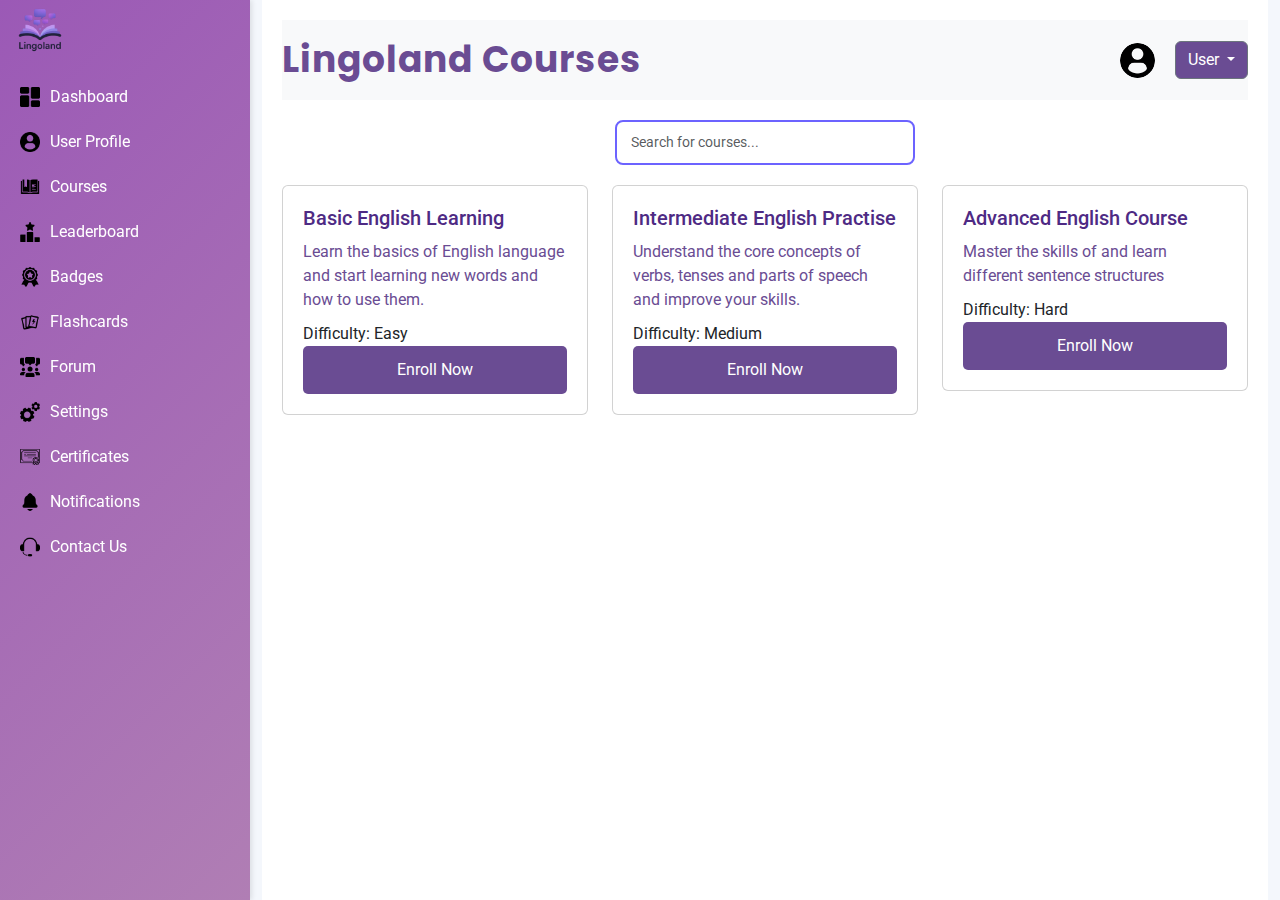
<file: courses/courses.html>
<!DOCTYPE html>
<html lang="en">
<head>
    <meta charset="UTF-8">
    <meta name="viewport" content="width=device-width, initial-scale=1.0">
    <title>Lingoland - Courses</title>
    
   
    <link href="https://cdn.jsdelivr.net/npm/bootstrap@5.0.2/dist/css/bootstrap.min.css" rel="stylesheet">
    
  
    <link href="courses.css" rel="stylesheet">
    
    
    <link href="https://fonts.googleapis.com/css2?family=Roboto:wght@400;500&family=Poppins:wght@500&display=swap" rel="stylesheet">
</head>
<body>
    <div class="container-fluid">
        
        <nav id="sidebar" class="sidebar">
            <div class="sidebar-header">
                <img src="../img/logo.png" alt="Lingoland Logo" class="logo">
            </div>
            <ul class="list-unstyled">
                <li><a href="#"><img src="../img/icon10.png" alt="Home Icon"> Dashboard</a></li>
                <li><a href="#"><img src="../img/icon9.png" alt="Profile Icon"> User Profile</a></li>
                <li><a href="#"><img src="../img/icon11.png" alt="Courses Icon"> Courses</a></li>
                <li><a href="#"><img src="../img/icon12.png" alt="Leaderboard Icon"> Leaderboard</a></li>
                <li><a href="#"><img src="../img/icon13.png" alt="Badges Icon"> Badges</a></li>
                <li><a href="#"><img src="../img/icon14.png" alt="Flashcards Icon"> Flashcards</a></li>
                <li><a href="#"><img src="../img/icon15.png" alt="Forum Icon"> Forum</a></li>
                <li><a href="#"><img src="../img/icon16.png" alt="Settings Icon"> Settings</a></li>
                <li><a href="#"><img src="../img/icon17.png" alt="Certificate Icon"> Certificates</a></li>
                <li><a href="#"><img src="../img/icon18.png" alt="Notifications Icon"> Notifications</a></li>
                <li><a href="#"><img src="../img/icon19.png" alt="Contact Icon"> Contact Us</a></li>
            </ul>
        </nav>

      
        <div class="main-content">
         
            <nav class="navbar navbar-expand-lg navbar-light bg-light">
                <a class="navbar-brand" href="#">Lingoland Courses</a>
                <div class="profile">
                    <img src="../img/icon9.png" alt="User" class="profile-pic">
                    <div class="dropdown">
                        <button class="btn btn-secondary dropdown-toggle" type="button" id="dropdownMenuButton" data-bs-toggle="dropdown" aria-expanded="false">
                            User
                        </button>
                        <ul class="dropdown-menu" aria-labelledby="dropdownMenuButton">
                            <li><a class="dropdown-item" href="#">Settings</a></li>
                            <li><a class="dropdown-item" href="#">Logout</a></li>
                        </ul>
                    </div>
                </div>
            </nav>

            
            <div class="search-bar">
                <input type="text" class="form-control" id="search" placeholder="Search for courses..." />
            </div>

            
            <div class="row courses-list">
                <div class="col-md-4 course-card easy">
                    <div class="card">
                        <div class="card-body">
                            <h5 class="card-title">Basic English Learning</h5>
                            <p class="card-text">Learn the basics of English language and start learning new words and how to use them.</p>
                            <span class="difficulty-level">Difficulty: Easy</span>
                            <a href="#" class="btn btn-primary enroll-btn">Enroll Now</a>
                        </div>
                    </div>
                </div>
                <div class="col-md-4 course-card medium">
                    <div class="card">
                        <div class="card-body">
                            <h5 class="card-title">Intermediate English Practise</h5>
                            <p class="card-text">Understand the core concepts of verbs, tenses and parts of speech and improve your skills.</p>
                            <span class="difficulty-level">Difficulty: Medium</span>
                            <a href="#" class="btn btn-primary enroll-btn">Enroll Now</a>
                        </div>
                    </div>
                </div>
                <div class="col-md-4 course-card hard">
                    <div class="card">
                        <div class="card-body">
                            <h5 class="card-title">Advanced English Course</h5>
                            <p class="card-text">Master the skills of and learn different sentence structures</p>
                            <span class="difficulty-level">Difficulty: Hard</span>
                            <a href="#" class="btn btn-primary enroll-btn">Enroll Now</a>
                        </div>
                    </div>
                </div>
            </div>
        </div>
    </div>

    
    <script src="https://cdn.jsdelivr.net/npm/bootstrap@5.0.2/dist/js/bootstrap.bundle.min.js"></script>
</body>
</html>
</file>
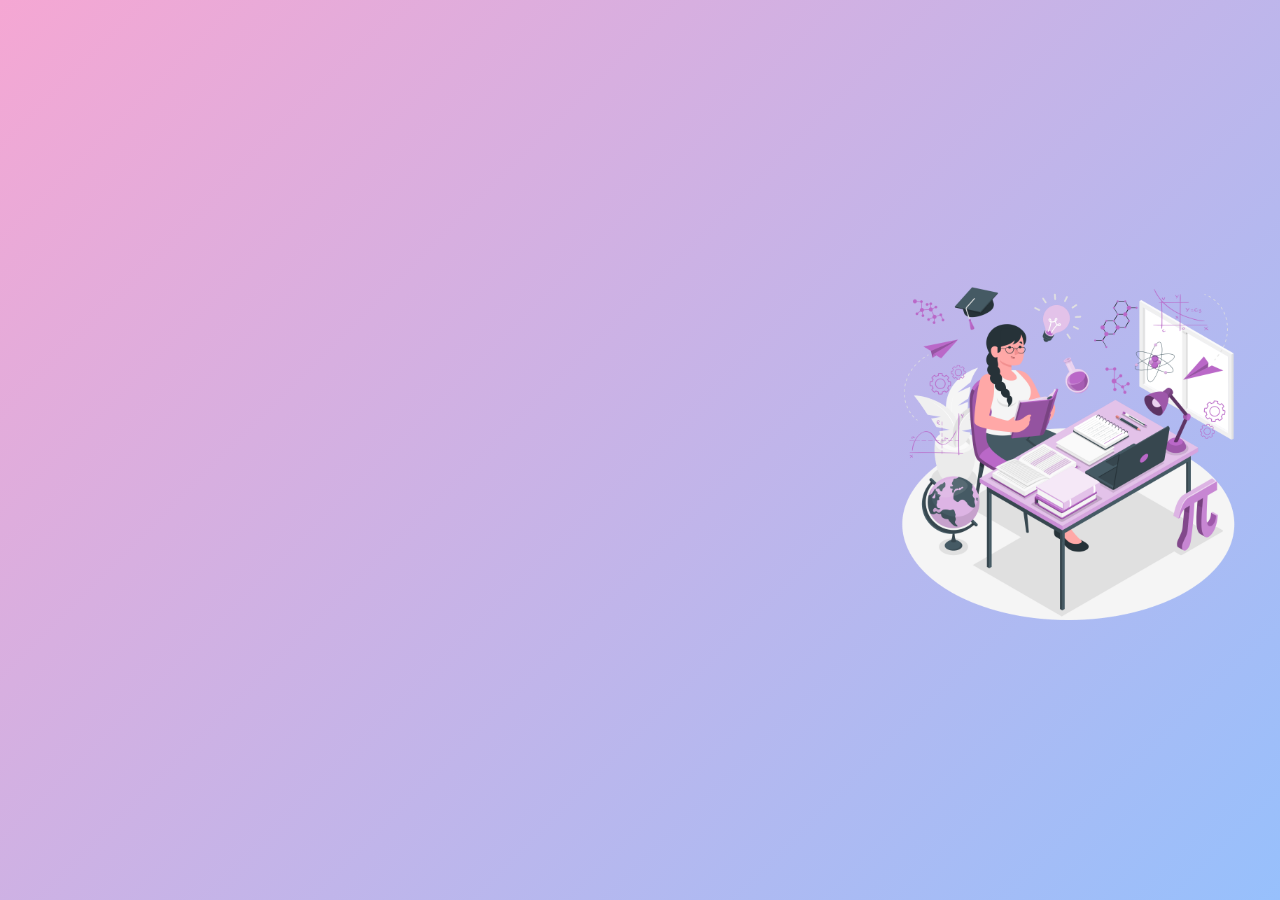
<file: onboading/onboarding_step1.html>
<!doctype html>
<html lang="en">
<head>
  <meta charset="utf-8" />
  <meta name="viewport" content="width=device-width,initial-scale=1" />
  <title>Lingoland — Personalize your learning</title>
  <link href="https://fonts.googleapis.com/css2?family=Poppins:wght@400;600;700&family=Roboto:wght@300;400;500&display=swap" rel="stylesheet">
  <style>
    /* CSS Variables for theme */
    :root{
      --bg-1: #f5a7d3;
      --bg-2: #97c0fc;
      --accent-1: #6a4c93; /* Lingoland purple */
      --accent-2: #9b59b6;
      --muted: #6b6b6b;
      --card: #ffffff;
      --glass: rgba(255,255,255,0.45);
      --radius: 14px;
      --shadow: 0 10px 30px rgba(18,18,18,0.08);
      --text: #1f1f1f;
    }

    /* Dark theme */
    body.dark {
      --bg-1: #2a2540;
      --bg-2: #2e2b3f;
      --accent-1: #b89cd6;
      --accent-2: #8e6bb8;
      --muted: #cfcfe6;
      --card: #12121a;
      --glass: rgba(255,255,255,0.03);
      --shadow: 0 8px 24px rgba(0,0,0,0.6);
      --text: #f4f4f8;
    }

    html,body{height:100%;margin:0;font-family:'Poppins',system-ui,Roboto,Arial,sans-serif;background:linear-gradient(135deg,var(--bg-1),var(--bg-2));-webkit-font-smoothing:antialiased; -moz-osx-font-smoothing:grayscale; color:var(--text)}
    .wrap {
      min-height:100%;
      display:flex;
      align-items:center;
      justify-content:center;
      padding:36px;
      box-sizing:border-box;
    }

    /* Stage container */
    .stage {
      width:100%;
      max-width:1100px;
      display:grid;
      grid-template-columns: 460px 1fr;
      gap:28px;
      align-items:center;
    }

    /* Left card (primary) */
    .card {
      background: linear-gradient(180deg, rgba(255,255,255,0.06), rgba(255,255,255,0.02));
      border-radius:var(--radius);
      padding:28px;
      box-shadow:var(--shadow);
      backdrop-filter: blur(6px);
      color:var(--text);
      overflow:hidden;
      position:relative;
      border: 1px solid rgba(255,255,255,0.06);
    }

    .brand {
      display:flex;
      gap:12px;
      align-items:center;
      margin-bottom:18px;
    }
    .logo-circle{
      width:56px;height:56px;border-radius:12px;
      background:linear-gradient(135deg,var(--accent-1),var(--accent-2));
      display:flex;align-items:center;justify-content:center;color:white;font-weight:700;font-size:20px;box-shadow:0 6px 18px rgba(0,0,0,0.18)
    }
    .brand h5{margin:0;font-size:13px;font-weight:600;color:rgba(255,255,255,0.95)}
    .brand p{margin:0;font-size:12px;color:var(--muted)}

    .hero {
      margin-top:8px;
      padding:12px;
      border-radius:10px;
      background: linear-gradient(120deg, rgba(255,255,255,0.02), rgba(255,255,255,0.01));
    }

    .title {
      font-size:28px;
      line-height:1.02;
      margin:16px 0 8px;
      font-weight:700;
      color:var(--text);
      letter-spacing:-0.2px;
    }
    .subtitle {
      margin:0 0 18px;color:var(--muted); font-size:15px; line-height:1.4;
    }

    .cta-row {display:flex; gap:12px; align-items:center}
    .btn {
      padding:12px 18px;
      border-radius:12px;
      border:0;
      font-weight:600;
      cursor:pointer;
      display:inline-flex;
      align-items:center;
      gap:10px;
      transition: transform .12s ease, box-shadow .12s ease, opacity .12s;
      box-shadow: 0 8px 20px rgba(106,76,147,0.12);
    }
    .btn.primary {
      background: linear-gradient(90deg,var(--accent-1),var(--accent-2));
      color:white;
      font-size:16px;
    }
    .btn.ghost {
      background: transparent;
      color:var(--text);
      border:1px solid rgba(0,0,0,0.06);
    }
    .btn:active{transform:translateY(1px)}
    .muted { color:var(--muted); font-size:13px }

    /* progress bar top */
    .progress-top {
      display:flex;
      align-items:center;
      gap:12px;
      margin-top:18px;
      margin-bottom:6px;
    }
    .dots {display:flex; gap:6px}
    .dot {width:10px;height:10px;border-radius:6px;background:rgba(255,255,255,0.12)}
    .dot.active {width:28px;background:linear-gradient(90deg,var(--accent-1),var(--accent-2));box-shadow:0 6px 14px rgba(105,64,140,0.18)}

    /* right pane preview */
    .preview {
      height:420px;
      border-radius:var(--radius);
      padding:18px;
      display:flex;
      flex-direction:column;
      gap:12px;
      align-items:stretch;
      justify-content:flex-start;
      background: linear-gradient(180deg, rgba(255,255,255,0.03), rgba(255,255,255,0.01));
      border:1px solid rgba(255,255,255,0.04);
      box-shadow:var(--shadow);
    }
    .preview h4 {margin:6px 0 0;font-size:16px;color:var(--text)}
    .preview p {margin:0;color:var(--muted);font-size:14px}
    .preview .tile {
      background:var(--card);
      border-radius:10px;
      padding:12px;
      display:flex;gap:12px;align-items:center;
      box-shadow: 0 6px 18px rgba(11,11,12,0.06);
      transition:transform .22s ease, box-shadow .22s ease;
    }
    .preview .tile:hover{transform:translateY(-6px);box-shadow:0 14px 30px rgba(11,11,12,0.08)}
    .tile .thumb {
      width:60px;height:60px;border-radius:8px;background:linear-gradient(90deg,var(--accent-2),var(--accent-1));color:white;display:flex;align-items:center;justify-content:center;font-size:20px;font-weight:700;
    }
    .tile .meta {font-size:14px;color:var(--text); font-weight:600}
    .tile .sub {font-size:13px;color:var(--muted);font-weight:500}

    /* small utilities */
    .theme-toggle {position:absolute; top:18px; right:18px; border-radius:999px; padding:8px; background:var(--glass); border:1px solid rgba(255,255,255,0.06); cursor:pointer}
    .screen-title {font-size:12px;color:var(--muted); text-transform:uppercase;letter-spacing:1px}
    .small {font-size:13px;color:var(--muted)}

    /* entrance animations */
    .card, .preview {opacity:0; transform:translateY(18px) scale(.995); animation:enter .6s forwards cubic-bezier(.2,.9,.3,1)}
    .card {animation-delay:.08s} .preview{animation-delay:.18s}
    @keyframes enter { to {opacity:1; transform:none} }

    /* next-step placeholder (visible after start) */
    .next-step {
      margin-top:18px;
      padding:14px;border-radius:10px;background:linear-gradient(90deg,rgba(150,95,170,0.06),rgba(120,160,240,0.04));
      color:var(--text);
      display:flex;align-items:center;justify-content:space-between;
      gap:12px;
    }


    .start-btn {
      background: linear-gradient(135deg, #FFD26F 0%, #FFA76F 100%);
      color: #222;
      border: none;
      padding: 14px 28px;
      border-radius: 50px;
      font-weight: 600;
      cursor: pointer;
      transition: all 0.3s ease;
      box-shadow: 0 4px 10px rgba(255, 165, 111, 0.3);
    }

    .start-btn:hover {
      transform: translateY(-3px);
      box-shadow: 0 6px 14px rgba(255, 165, 111, 0.4);
    }

    .illustration {
      width: 350px;
      animation: float 3.5s ease-in-out infinite;
    }

    @keyframes fadeIn {
      from { opacity: 0; }
      to { opacity: 1; }
    }

    @keyframes slideUp {
      from { transform: translateY(30px); opacity: 0; }
      to { transform: translateY(0); opacity: 1; }
    }

    @keyframes float {
      0%, 100% { transform: translateY(0px); }
      50% { transform: translateY(-15px); }
    }

    @media (max-width: 900px) {
      .container {
        flex-direction: column;
        gap: 40px;
        text-align: center;
      }
      .welcome-card {
        width: 90%;
        padding: 40px 25px;
      }
      .illustration {
        width: 300px;
      }
    }

    /* Responsive */
    @media (max-width:980px) {
      .stage { grid-template-columns:1fr; }
      .preview { order: -1; height: auto; }
      .card{ margin-bottom: 16px;}
    }
    @media (max-width:480px) {
      .title{font-size:20px}
      .logo-circle{width:48px;height:48px;font-size:18px}
      .preview{height:auto;padding:14px}
    }
  </style>
</head>
<body>
  <div class="wrap">
    <div class="stage" role="main" aria-labelledby="onboardTitle">
      <div class="card" aria-hidden="false">
        <button class="theme-toggle" id="themeToggle" aria-label="Toggle theme">🌓</button>

        <div class="brand" aria-hidden="true">
          <div class="logo-circle">L</div>
          <div>
            <h5>Lingoland</h5>
            <p class="small">AI-powered English learning</p>
          </div>
        </div>

        <div class="hero" role="region" aria-labelledby="onboardTitle">
          <div class="screen-title">Step 1 of 6</div>
          <h1 id="onboardTitle" class="title">Welcome to Lingoland!</h1>
          <p class="subtitle">We’ll personalize your learning path — choose pace, style and goals. This takes under a minute.</p>

          <div class="progress-top" aria-hidden="true">
            <div class="dots" id="dots">
              <div class="dot active"></div>
              <div class="dot"></div>
              <div class="dot"></div>
              <div class="dot"></div>
              <div class="dot"></div>
              <div class="dot"></div>
            </div>
            <div class="muted">Quick • Personalized • Fun</div>
          </div>

          <div style="margin-top:18px; display:flex; flex-direction:column; gap:12px;">
            <div class="muted">What we’ll do for you:</div>
            <ul style="margin:0 0 8px 18px; color:var(--muted)">
              <li>Match lessons to your level</li>
              <li>Suggest goals and schedules</li>
              <li>Pick games & quizzes you'll enjoy</li>
            </ul>

            <div class="cta-row">
              <button class="btn primary" id="startBtn" aria-label="Start personalizing">
                <svg width="18" height="18" viewBox="0 0 24 24" fill="none" aria-hidden="true" style="transform:translateY(-1px)"><path d="M5 12h14M12 5l7 7-7 7" stroke="white" stroke-width="1.6" stroke-linecap="round" stroke-linejoin="round"/></svg>
                Start Personalizing
              </button>
              <button class="btn ghost" id="learnMore">How it works</button>
            </div>

            <div class="small muted">By continuing you agree to our <a href="#" style="color:inherit;text-decoration:underline">Terms</a>.</div>
          </div>
        </div>

      </div>

      <aside class="preview" aria-label="Preview area">
        <div class="screen-title">Preview • Smart suggestions</div>
        <h4>Example recommendations</h4>
        <p class="small">These are the kind of courses you’ll receive after personalization.</p>

        <div style="display:flex;flex-direction:column;gap:10px;margin-top:10px">
          <div class="tile">
            <div class="thumb">A1</div>
            <div>
              <div class="meta">Everyday Conversations</div>
              <div class="sub">10 lessons • 30 min/week</div>
            </div>
          </div>

          <div class="tile">
            <div class="thumb">G</div>
            <div>
              <div class="meta">Grammar Essentials</div>
              <div class="sub">5 lessons • Focused explanations</div>
            </div>
          </div>

          <div class="tile">
            <div class="thumb">Q</div>
            <div>
              <div class="meta">Quick Games</div>
              <div class="sub">Daily practice • Gamified</div>
            </div>
          </div>
        </div>

        <div class="next-step" style="margin-top:auto">
          <div>
            <div style="font-weight:700">Ready when you are</div>
            <div class="small muted">Tap start to shape your plan</div>
          </div>
          <div>
            <button class="btn primary" id="startBtn2">Start</button>
          </div>
           
        </div>
  </div>
      </aside>
      <img src="../img/onboarding_img1.png" alt="Learning Illustration" class="illustration" />
    </div>
  </div>

  <script>
    // UI interactions
    const startBtn = document.getElementById('startBtn');
    const startBtn2 = document.getElementById('startBtn2');
    const dots = document.querySelectorAll('.dot');
    const learn = document.getElementById('learnMore');
    const themeToggle = document.getElementById('themeToggle');

    // A simple progress animator (visual demo only)
    function advanceDots() {
      for (let i=0;i<dots.length;i++){
        (function(i){
          setTimeout(()=> {
            dots.forEach(d=>d.classList.remove('active'));
            dots[i].classList.add('active');
          }, i*120);
        })(i);
      }
    }

    // show an animated "next step" placeholder before you implement next window
    function showNextStep() {
      // small UI transition to indicate next screen — you will replace it with real navigation
      const card = document.querySelector('.card');
      card.style.transition = 'transform .5s ease, opacity .5s ease';
      card.style.transform = 'translateX(-40px) scale(.98)';
      card.style.opacity = '.92';
      advanceDots();

      // after a short delay simulate moving to step 2 preview (replace with actual navigation)
      setTimeout(()=> {
        card.style.transform = 'translateX(-100%)';
        card.style.opacity = '0';
        // here you would navigate: e.g. window.location.href = "/onboarding/step2.php";
        // or fetch step2 HTML and mount it into the DOM
        // For demo, bring back
        setTimeout(()=> {
          card.style.transform = '';
          card.style.opacity = '';
          // highlight dots fully
          dots.forEach((d, idx)=> d.classList.toggle('active', idx===1));
        }, 800);
      }, 650);
    }

    startBtn.addEventListener('click', goNext);
    startBtn2.addEventListener('click', goNext);

    learn.addEventListener('click', ()=> {
      alert('We’ll recommend courses, goals and daily practice based on your answers. You can change anytime.');
    });

    themeToggle.addEventListener('click', ()=>{
      document.body.classList.toggle('dark');
    });

    // UX: keyboard activation for start via Enter when focused
    startBtn.addEventListener('keydown', (e)=> {
      if (e.key === 'Enter') showNextStep();
    });

    // Accessibility: focus first actionable item
    window.addEventListener('load', ()=> {
      startBtn.focus();
    });

    function goNext() {
      document.querySelector(".hero").style.animation = "slideUp 0.6s reverse forwards";
      document.querySelector(".brand").style.animation = "slideUp 0.6s reverse forwards";
      document.querySelector(".illustration").style.animation = "fadeIn 0.5s reverse forwards";
      document.querySelector(".preview").style.animation = "fadeIn 0.5s reverse forwards";
       advanceDots();
      setTimeout(() => {
        window.location.href = "onboarding_step2.html";
      }, 700);
    }
  </script>
</body>
</html>
</file>
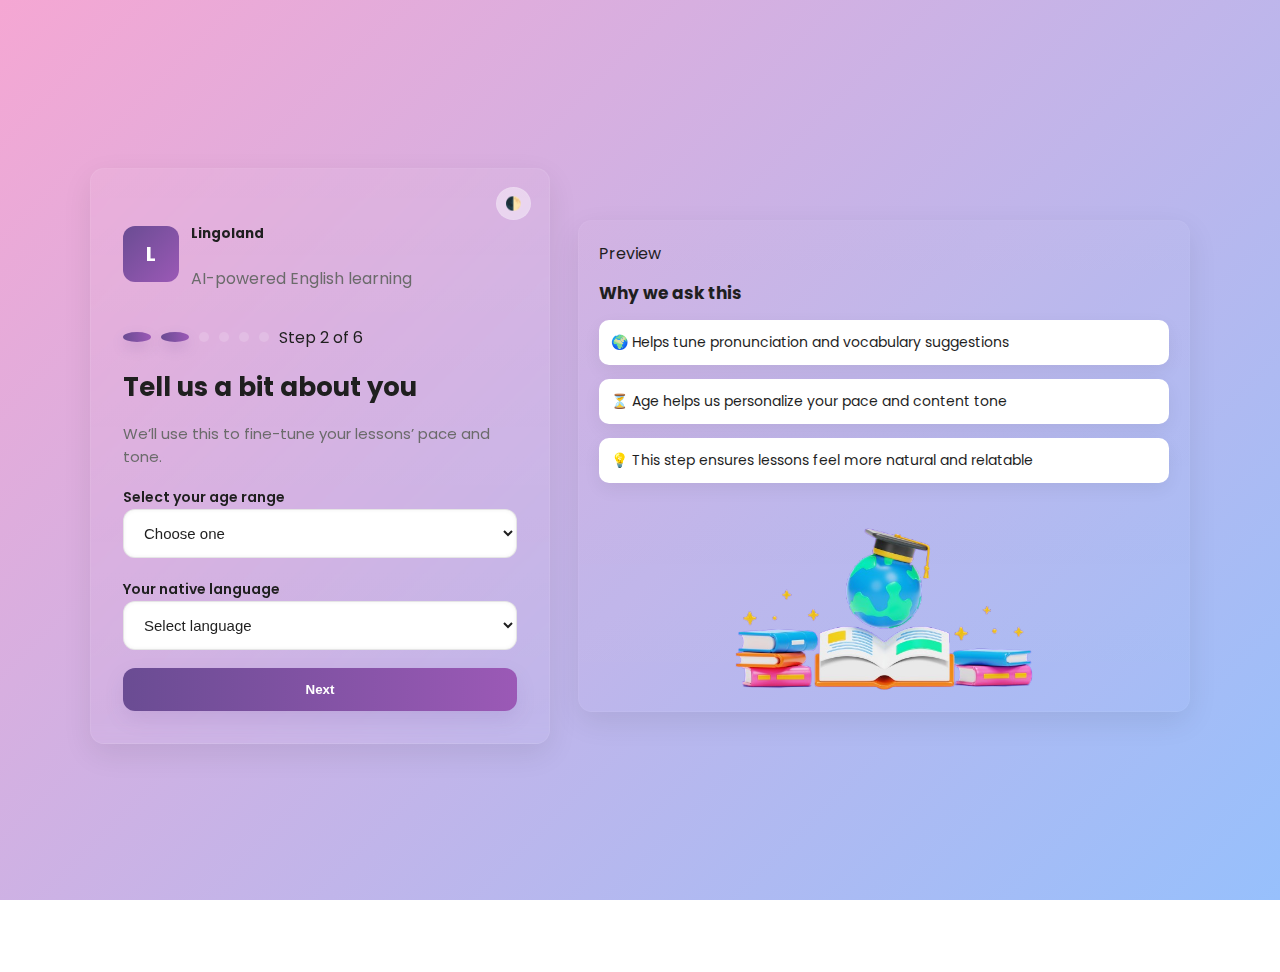
<file: onboading/onboarding_step2.html>
<!doctype html>
<html lang="en">
<head>
  <meta charset="utf-8" />
  <meta name="viewport" content="width=device-width,initial-scale=1" />
  <title>Lingoland — Step 2</title>
  <link href="https://fonts.googleapis.com/css2?family=Poppins:wght@400;600;700&family=Roboto:wght@300;400;500&display=swap" rel="stylesheet">

  <style>
    :root {
      --bg-1: #f5a7d3;
      --bg-2: #97c0fc;
      --accent-1: #6a4c93;
      --accent-2: #9b59b6;
      --muted: #6b6b6b;
      --card: #ffffff;
      --glass: rgba(255,255,255,0.45);
      --radius: 14px;
      --shadow: 0 10px 30px rgba(18,18,18,0.08);
      --text: #1f1f1f;
    }

    body.dark {
      --bg-1: #2a2540;
      --bg-2: #2e2b3f;
      --accent-1: #b89cd6;
      --accent-2: #8e6bb8;
      --muted: #cfcfe6;
      --card: #12121a;
      --glass: rgba(255,255,255,0.03);
      --shadow: 0 8px 24px rgba(0,0,0,0.6);
      --text: #f4f4f8;
    }

    html,body {
      height:100%; margin:0;
      font-family:'Poppins',system-ui,Roboto,Arial,sans-serif;
      background:linear-gradient(135deg,var(--bg-1),var(--bg-2));
      color:var(--text);
      overflow-x:hidden;
      -webkit-font-smoothing:antialiased;
    }

    .wrap {
      display:flex; align-items:center; justify-content:center;
      min-height:100%; padding:36px;
    }

    .stage {
      display:grid;
      grid-template-columns:460px 1fr;
      gap:28px; align-items:center;
      width:100%; max-width:1100px;
    }

    .card {
      margin-top: -60px;
      background: linear-gradient(180deg, rgba(255,255,255,0.06), rgba(255,255,255,0.02));
      border-radius:var(--radius);
      padding:32px;
      box-shadow:var(--shadow);
      backdrop-filter: blur(8px);
      border: 1px solid rgba(255,255,255,0.08);
      position:relative;
      animation: fadeIn 0.7s ease-out forwards;
    }

    @keyframes fadeIn {
      from { opacity:0; transform:translateY(25px); }
      to { opacity:1; transform:translateY(0); }
    }

    .brand {
      display:flex; gap:12px; align-items:center;
      margin-bottom:18px;
    }

    .logo-circle {
      width:56px; height:56px; border-radius:12px;
      background:linear-gradient(135deg,var(--accent-1),var(--accent-2));
      color:white; font-weight:700; font-size:20px;
      display:flex; align-items:center; justify-content:center;
    }

    .title { font-size:26px; font-weight:700; margin:10px 0; }
    .subtitle { font-size:15px; color:var(--muted); margin-bottom:16px; }

    .progress-top { display:flex; align-items:center; gap:10px; margin-bottom:18px; }
    .dot { width:10px; height:10px; border-radius:50%; background:rgba(255,255,255,0.15); transition:.3s; }
    .dot.active { width:28px; background:linear-gradient(90deg,var(--accent-1),var(--accent-2)); box-shadow:0 6px 14px rgba(105,64,140,0.2); }

    .theme-toggle {
      position:absolute; top:18px; right:18px;
      padding:8px; border-radius:50%;
      background:var(--glass);
      cursor:pointer; border:1px solid rgba(255,255,255,0.08);
      transition:all .3s ease;
    }
    .theme-toggle:hover { transform:rotate(20deg); }

    form {
      display:flex; flex-direction:column; gap:18px; margin-top:10px;
    }

    label { font-weight:600; font-size:14px; }
    select, input {
      padding:14px 16px;
      border-radius:12px;
      border:1px solid rgba(0,0,0,0.1);
      font-size:15px; outline:none;
      background:var(--card); color:var(--text);
      width:100%;
      box-shadow:inset 0 0 4px rgba(0,0,0,0.05);
      transition:.3s;
    }
    select:focus, input:focus { border-color:var(--accent-2); box-shadow:0 0 0 3px rgba(155,89,182,0.2); }

    .btn {
      padding:14px 18px; border-radius:12px; border:none;
      font-weight:600; cursor:pointer;
      transition:.3s; box-shadow:0 8px 20px rgba(106,76,147,0.12);
    }
    .btn.primary {
      background: linear-gradient(90deg,var(--accent-1),var(--accent-2));
      color:white;
    }
    .btn.primary:hover { transform:translateY(-2px); box-shadow:0 10px 25px rgba(106,76,147,0.25); }

    .preview {
      margin-top: -40px;
      height:450px;
      border-radius:var(--radius);
      padding:20px;
      background: linear-gradient(180deg, rgba(255,255,255,0.03), rgba(255,255,255,0.01));
      border:1px solid rgba(255,255,255,0.04);
      box-shadow:var(--shadow);
      display:flex; flex-direction:column; gap:14px;
      animation: fadeIn 1s ease-out forwards;
    }
    .preview h4 { margin:0; font-size:17px; }
    .tile {
      background:var(--card);
      border-radius:10px; padding:12px;
      box-shadow:0 6px 18px rgba(11,11,12,0.06);
      font-size:14px;
      color:var(--text);
      transition:.25s ease;
    }
    .tile:hover { transform:translateY(-3px) scale(1.02); }

    .illustration {
      width:340px;
      animation: float 3.5s ease-in-out infinite;
      align-self:center;
      margin-top:auto;
    }

    @keyframes float {
      0%,100% { transform:translateY(0px); }
      50% { transform:translateY(-12px); }
    }

    @media(max-width:980px){
      .stage{grid-template-columns:1fr;}
      .preview{order:-1;}
    }
  </style>
</head>

<body>
  <div class="wrap">
    <div class="stage">
      <div class="card">
        <button class="theme-toggle" id="themeToggle">🌓</button>

        <div class="brand">
          <div class="logo-circle">L</div>
          <div>
            <h5>Lingoland</h5>
            <p class="small" style="color:var(--muted)">AI-powered English learning</p>
          </div>
        </div>

        <div class="progress-top">
          <div class="dot active"></div>
          <div class="dot active"></div>
          <div class="dot"></div>
          <div class="dot"></div>
          <div class="dot"></div>
          <div class="dot"></div>
          <span class="small">Step 2 of 6</span>
        </div>

        <h1 class="title">Tell us a bit about you</h1>
        <p class="subtitle">We’ll use this to fine-tune your lessons’ pace and tone.</p>

        <form id="userForm" action="save_personalization.php" method="POST">
          <div>
            <label for="age">Select your age range</label>
            <select id="age_group" name="age_group" required>
              <option value="">Choose one</option>
              <option value="under_13">Under 13</option>
              <option value="13-17">13–17</option>
              <option value="18-25">18–25</option>
              <option value="26-40">26–40</option>
              <option value="40plus">40+</option>
            </select>
          </div>

          <div>
            <label for="language">Your native language</label>
            <select id="native_language" name="native_language" required>
              <option value="">Select language</option>
              <option value="auto">🌍 Auto Detect</option>
              <option value="bangla">Bangla</option>
              <option value="hindi">Hindi</option>
              <option value="english">English</option>
              <option value="chinese">Chinese</option>
              <option value="spanish">Spanish</option>
              <option value="arabic">Arabic</option>
              <option value="french">French</option>
              <option value="japanese">Japanese</option>
              <option value="korean">Korean</option>
              <option value="urdu">Urdu</option>
              <option value="russian">Russian</option>
            </select>
          </div>

          <button class="btn primary" type="submit" id="nextBtn">Next</button>
        </form>
      </div>

      <aside class="preview">
        <div class="screen-title">Preview</div>
        <h4>Why we ask this</h4>
        <div class="tile">🌍 Helps tune pronunciation and vocabulary suggestions</div>
        <div class="tile">⏳ Age helps us personalize your pace and content tone</div>
        <div class="tile">💡 This step ensures lessons feel more natural and relatable</div>
        <img src="../img/onboarding_img2.png" alt="Learning Illustration" class="illustration" />
      </aside>
    </div>
  </div>

  <script>
    const dots = document.querySelectorAll('.dot');
    const themeToggle = document.getElementById('themeToggle');
    const nextBtn = document.getElementById('nextBtn');

    themeToggle.addEventListener('click', ()=> document.body.classList.toggle('dark'));

    // Progress animation like Step 1
    function advanceDots() {
      dots.forEach((d,i)=> setTimeout(()=>{
        dots.forEach(dd=>dd.classList.remove('active'));
        for(let j=0;j<=i;j++){ dots[j].classList.add('active'); }
      }, i*100));
    }

    // Smooth page transition
    function showNextStep() {
      const card = document.querySelector('.card');
      card.style.transition = 'transform .6s ease, opacity .6s ease';
      card.style.transform = 'translateX(-60px)';
      card.style.opacity = '0.9';
      advanceDots();
      setTimeout(()=> window.location.href = "onboarding_step3.html", 900);
    }
  
    document.getElementById('userForm').addEventListener('submit', (e)=>{
  e.preventDefault();
  const form = e.target;
  const formData = new FormData(form);

  // Optional: save to backend if you already have PHP set up
  fetch(form.action, {method:'POST', body:formData})
    .catch(()=>{}) // ignore errors for now
    .finally(()=> showNextStep()); // always continue animation + next page
});


    // Auto detect native language (improved)
    window.addEventListener('load', ()=>{
      const userLang = navigator.language || navigator.userLanguage;
      const langSelect = document.getElementById('language');
      const map = {
        'bn': 'bangla', 'hi': 'hindi', 'es': 'spanish', 'ar': 'arabic',
        'fr': 'french', 'ja': 'japanese', 'ko': 'korean', 'ru': 'russian',
        'en': 'english'
      };
      for (const key in map) {
        if (userLang.includes(key)) { langSelect.value = map[key]; return; }
      }
      langSelect.value = 'auto';
    });

     // Accessibility: Enter triggers Next
    nextBtn.addEventListener('keydown', (e) => {
      if (e.key === 'Enter') nextBtn.click();
    });

    // Auto focus first input
    window.addEventListener('load', () => {
      document.getElementById('age').focus();
    });

    
  </script>
</body>
</html>
</file>
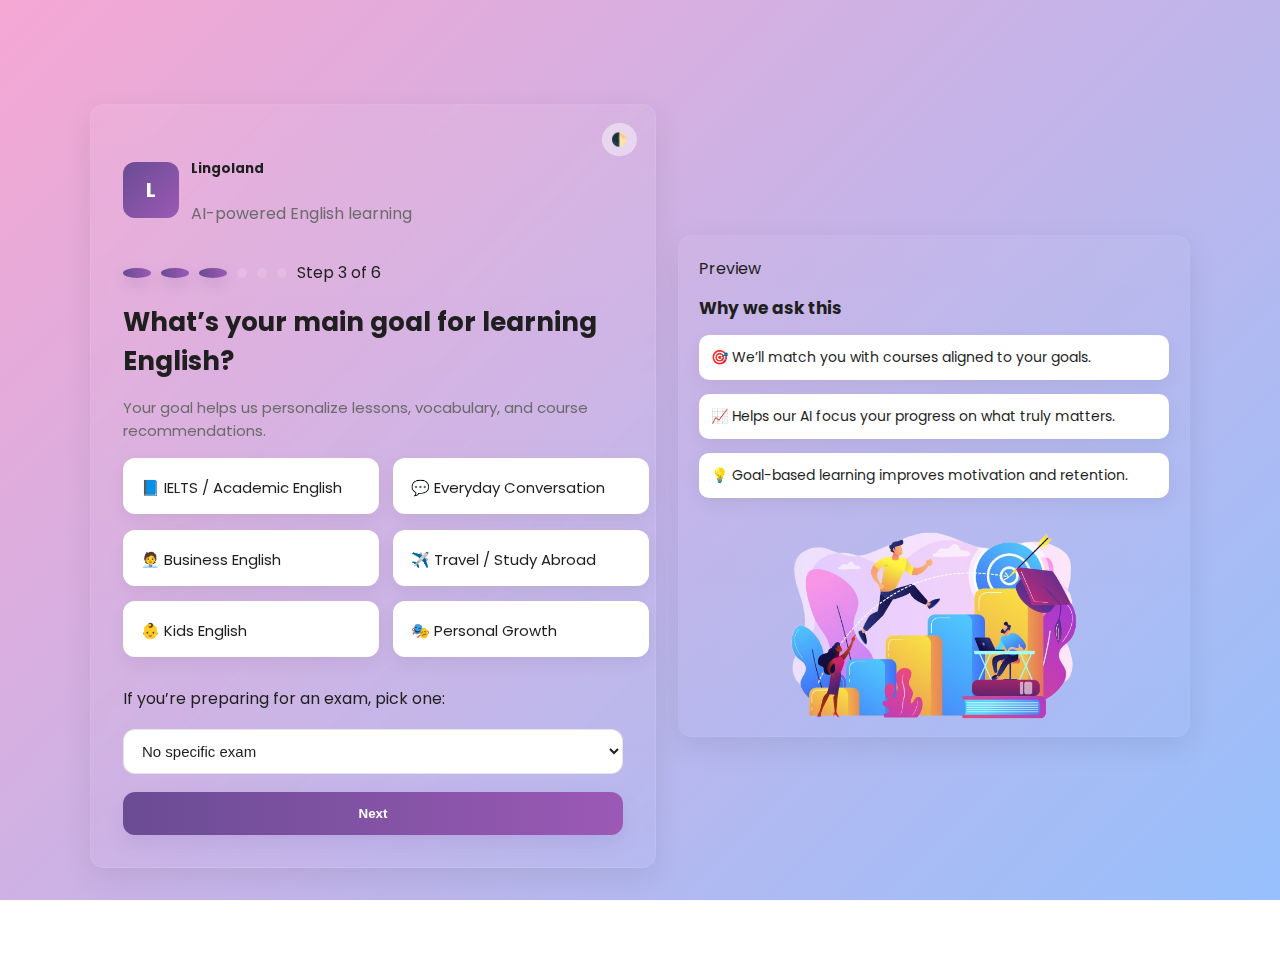
<file: onboading/onboarding_step3.html>
<!doctype html>
<html lang="en">
<head>
  <meta charset="utf-8"/>
  <meta name="viewport" content="width=device-width,initial-scale=1"/>
  <title>Lingoland — Step 3 · Learning Goal</title>
  <link href="https://fonts.googleapis.com/css2?family=Poppins:wght@400;600;700&display=swap" rel="stylesheet">

  <style>
    :root{
      --bg-1:#f5a7d3;--bg-2:#97c0fc;
      --accent-1:#6a4c93;--accent-2:#9b59b6;
      --card:#fff;--glass:rgba(255,255,255,.45);
      --muted:#6b6b6b;--radius:14px;
      --shadow:0 10px 30px rgba(18,18,18,.08);
      --text:#1f1f1f;
    }
    body.dark{
      --bg-1:#2a2540;--bg-2:#2e2b3f;
      --accent-1:#b89cd6;--accent-2:#8e6bb8;
      --card:#12121a;--glass:rgba(255,255,255,.03);
      --muted:#cfcfe6;--shadow:0 8px 24px rgba(0,0,0,.6);
      --text:#f4f4f8;
    }

    html,body{margin:0;height:100%;
      font-family:'Poppins',system-ui,sans-serif;
      background:linear-gradient(135deg,var(--bg-1),var(--bg-2));
      color:var(--text);overflow-x:hidden;
      -webkit-font-smoothing:antialiased;
    }
    .wrap{display:flex;align-items:center;justify-content:center;min-height:100%;padding:36px;}
    .stage{display:grid;grid-template-columns:460px 1fr;gap:28px;align-items:center;max-width:1100px;width:100%;}
    .card{
      background:linear-gradient(180deg,rgba(255,255,255,.06),rgba(255,255,255,.02));
      border-radius:var(--radius);padding:32px;
      box-shadow:var(--shadow);backdrop-filter:blur(8px);
      border:1px solid rgba(255,255,255,.08);
      position:relative;animation:fadeIn .7s ease-out forwards;
      width:500px;
      
    }
    @keyframes fadeIn{from{opacity:0;transform:translateY(25px)}to{opacity:1;transform:translateY(0)}}
    .brand{display:flex;gap:12px;align-items:center;margin-bottom:18px;}
    .logo-circle{width:56px;height:56px;border-radius:12px;
      background:linear-gradient(135deg,var(--accent-1),var(--accent-2));
      color:#fff;font-weight:700;font-size:20px;
      display:flex;align-items:center;justify-content:center;
    }

    @keyframes slideUp {
      from { transform: translateY(30px); opacity: 0; }
      to { transform: translateY(0); opacity: 1; }
    }

    @keyframes float {
      0%, 100% { transform: translateY(0px); }
      50% { transform: translateY(-15px); }
    }
    .progress-top{display:flex;align-items:center;gap:10px;margin-bottom:18px;}
    .dot{width:10px;height:10px;border-radius:50%;background:rgba(255,255,255,.15);transition:.3s;}
    .dot.active{width:28px;background:linear-gradient(90deg,var(--accent-1),var(--accent-2));
      box-shadow:0 6px 14px rgba(105,64,140,.2);
    }
    .theme-toggle{position:absolute;top:18px;right:18px;
      padding:8px;border-radius:50%;background:var(--glass);
      cursor:pointer;border:1px solid rgba(255,255,255,.08);transition:.3s;
    }
    .theme-toggle:hover{transform:rotate(20deg);}
    .title{font-size:26px;font-weight:700;margin:10px 0;}
    .subtitle{font-size:15px;color:var(--muted);margin-bottom:16px;}
    form{display:flex;flex-direction:column;gap:18px;margin-top:10px;}
    .option-grid{display:grid;grid-template-columns:1fr 1fr;gap:14px; height: 200px;}
    .opt{
      background:var(--card);border-radius:12px;
      padding:16px;box-shadow:0 6px 18px rgba(11,11,12,.06);
      cursor:pointer;transition:.25s ease;
      border:2px solid transparent;text-align:left;font-size:15px;
      height: 20px;
      width: 220px;
    }
    .opt:hover{transform:translateY(-3px) scale(1.02);}
    .opt.active{border-color:var(--accent-2);
      box-shadow:0 8px 24px rgba(106,76,147,.25);
    }
    select,input{padding:12px 14px;border-radius:12px;border:1px solid rgba(0,0,0,.1);
      background:var(--card);color:var(--text);font-size:15px;outline:none;
    }
    select:focus{border-color:var(--accent-2);box-shadow:0 0 0 3px rgba(155,89,182,.2);}
    .btn{padding:14px 18px;border:none;border-radius:12px;font-weight:600;
      cursor:pointer;transition:.3s;box-shadow:0 8px 20px rgba(106,76,147,.12);
    }
    .btn.primary{background:linear-gradient(90deg,var(--accent-1),var(--accent-2));color:#fff;}
    .btn.primary:hover{transform:translateY(-2px);box-shadow:0 10px 25px rgba(106,76,147,.25);}
    .preview{
      height:460px;border-radius:var(--radius);padding:20px;
      background:linear-gradient(180deg,rgba(255,255,255,.03),rgba(255,255,255,.01));
      border:1px solid rgba(255,255,255,.04);
      box-shadow:var(--shadow);display:flex;flex-direction:column;gap:14px;
      animation:fadeIn 1s ease-out forwards;
      margin-left: 100px;
    }
    .preview h4{margin:0;font-size:17px;}
    .tile{background:var(--card);border-radius:10px;padding:12px;
      box-shadow:0 6px 18px rgba(11,11,12,.06);font-size:14px;color:var(--text);
      transition:.25s ease;
    }
    .tile:hover{transform:translateY(-3px) scale(1.02);}
    .illustration{width:340px;animation:float 3.5s ease-in-out infinite;align-self:center;margin-top:auto;}
    @keyframes float{0%,100%{transform:translateY(0)}50%{transform:translateY(-12px)}}
    @media(max-width:980px){.stage{grid-template-columns:1fr}.preview{order:-1}}
  </style>
</head>

<body>
  <div class="wrap">
    <div class="stage">
      <div class="card">
        <button id="themeToggle" class="theme-toggle">🌓</button>

        <div class="brand">
          <div class="logo-circle">L</div>
          <div>
            <h5>Lingoland</h5>
            <p class="small" style="color:var(--muted)">AI-powered English learning</p>
          </div>
        </div>

        <div class="progress-top">
          <div class="dot active"></div>
          <div class="dot active"></div>
          <div class="dot active"></div>
          <div class="dot"></div>
          <div class="dot"></div>
          <div class="dot"></div>
          <span class="small">Step 3 of 6</span>
        </div>

        <h1 class="title">What’s your main goal for learning English?</h1>
        <p class="subtitle">Your goal helps us personalize lessons, vocabulary, and course recommendations.</p>

        <form id="goalForm" action="save_goal.php" method="POST">
          <div class="option-grid" id="goalOptions">
            <div class="opt">📘 IELTS / Academic English</div>
            <div class="opt">💬 Everyday Conversation</div>
            <div class="opt">🧑‍💼 Business English</div>
            <div class="opt">✈️ Travel / Study Abroad</div>
            <div class="opt">👶 Kids English</div>
            <div class="opt">🎭 Personal Growth</div>
          </div>

          <label for="exam" style="margin-top:10px;">If you’re preparing for an exam, pick one:</label>
          <select id="exam" name="target_exam">
            <option value="">No specific exam</option>
            <option value="IELTS">IELTS</option>
            <option value="TOEFL">TOEFL</option>
            <option value="DuolingoTest">Duolingo English Test</option>
            <option value="Cambridge">Cambridge English</option>
          </select>

          <input type="hidden" name="learning_goal" id="learning_goal"/>
          <button type="submit" class="btn primary" id="nextBtn">Next</button>
        </form>
      </div>

      <aside class="preview">
        <div class="screen-title">Preview</div>
        <h4>Why we ask this</h4>
        <div class="tile">🎯 We’ll match you with courses aligned to your goals.</div>
        <div class="tile">📈 Helps our AI focus your progress on what truly matters.</div>
        <div class="tile">💡 Goal-based learning improves motivation and retention.</div>
        <img src="../img/onboarding_img3.png" alt="Goal Illustration" class="illustration"/>
      </aside>
    </div>
  </div>

  <script>
    const dots=document.querySelectorAll('.dot');
    const themeToggle=document.getElementById('themeToggle');
    const goalOptions=document.querySelectorAll('#goalOptions .opt');
    const goalInput=document.getElementById('learning_goal');
    const nextBtn=document.getElementById('nextBtn');

    // Option selection
    goalOptions.forEach(opt=>{
      opt.addEventListener('click',()=>{
        goalOptions.forEach(o=>o.classList.remove('active'));
        opt.classList.add('active');
        goalInput.value = opt.textContent.replace(/[^\w\s]/gi, '').trim();
      });
    });

    // Theme toggle
    themeToggle.addEventListener('click',()=>document.body.classList.toggle('dark'));

    // Animate dots
  // Progress animation like Step 1
    function advanceDots() {
      dots.forEach((d,i)=> setTimeout(()=>{
        dots.forEach(dd=>dd.classList.remove('active'));
        for(let j=0;j<=i;j++){ dots[j].classList.add('active'); }
      }, i*100));
    }

    // Submit handler + animation + backend save
document.getElementById('goalForm').addEventListener('submit', e => {
  e.preventDefault();

  if (!goalInput.value) {
    alert('Please select a learning goal.');
    return;
  }

  const form = e.target;
  const formData = new FormData(form);
  // debug: list FormData key/values in console
 for (const pair of formData.entries()) {
  console.log('formData:', pair[0], '=', pair[1]);
}

  // Post data to backend
  fetch(form.action, {
    method: 'POST',
    body: formData
  })
  .then(res => res.text())
  .then(res => {
    console.log('Server response:', res);
    const card = document.querySelector('.card');
    card.style.transition = 'transform .5s ease, opacity .5s ease';
    card.style.transform = 'translateX(-40px) scale(.98)';
    card.style.opacity = '.9';
    advanceDots();

    // Go to next step after short delay
    setTimeout(() => {
  if (res.includes("success")) {
    window.location.href = "onboarding_step4.html";
  } else {
    alert("⚠️ Error saving goal: " + res);
    console.error(res);
  }
}, 800);

  })
  .catch(err => console.error('Error saving goal:', err));
});


    // Accessibility
    nextBtn.addEventListener('keydown',e=>{if(e.key==='Enter')nextBtn.click();});
    window.addEventListener('load',()=>{goalOptions[0].focus();});
  </script>
</body>
</html>
</file>
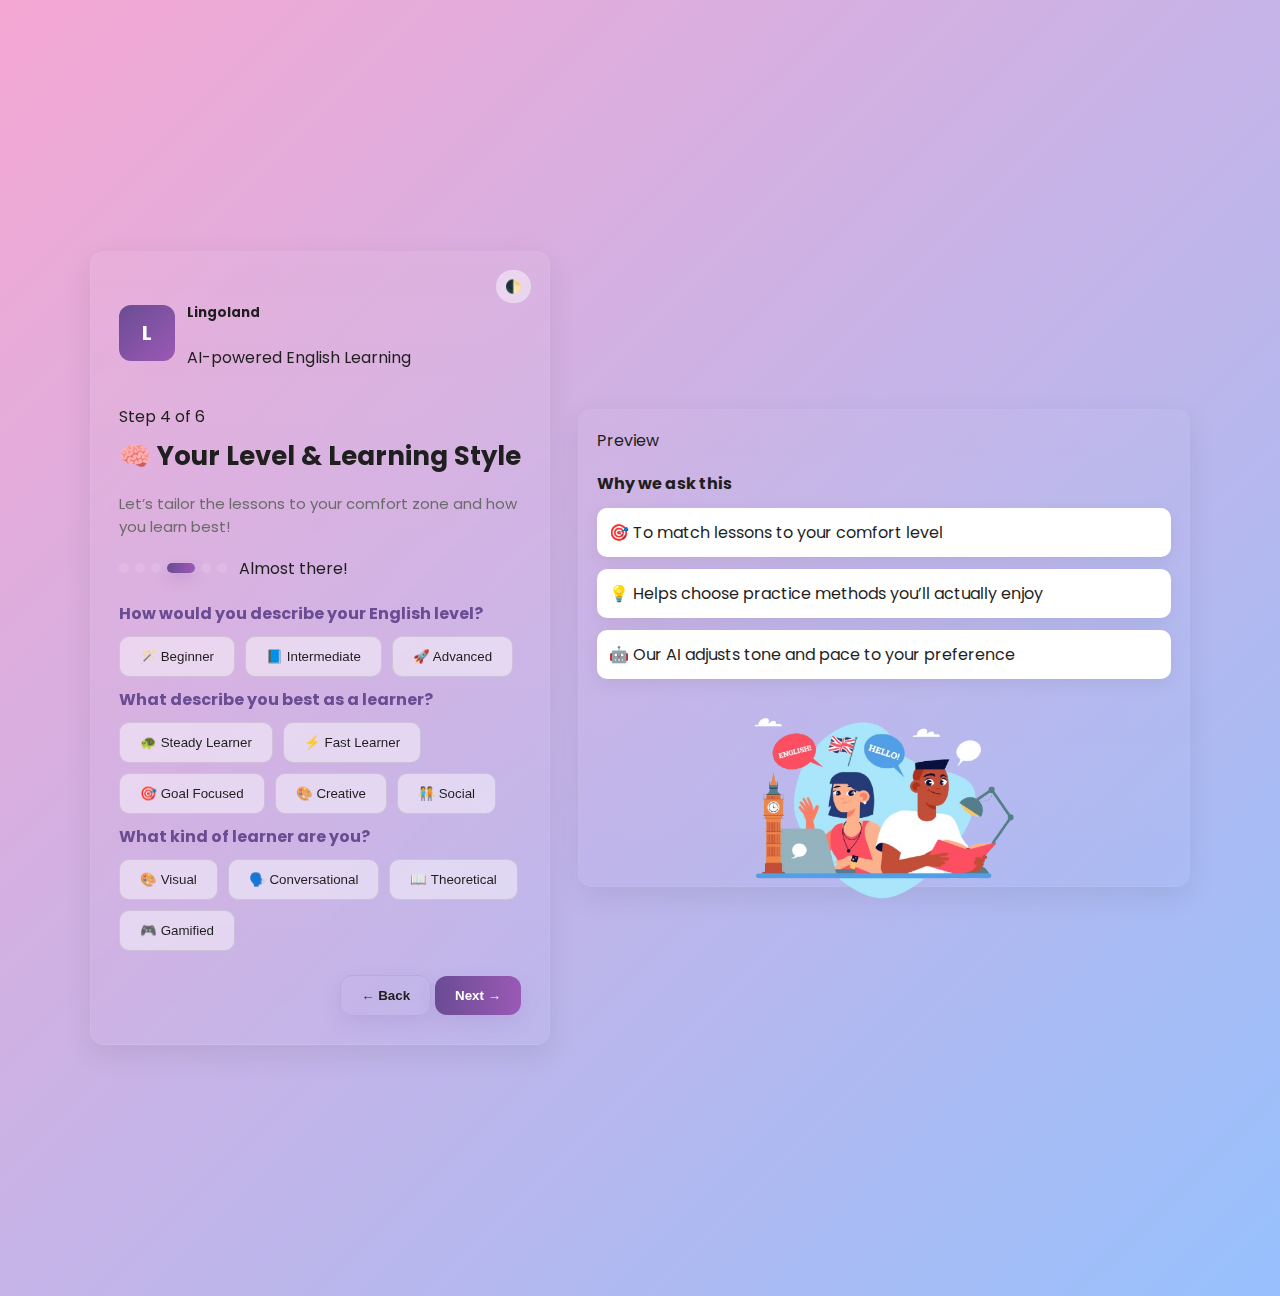
<file: onboading/onboarding_step4.html>
<!doctype html>
<html lang="en">
<head>
<meta charset="utf-8" />
<meta name="viewport" content="width=device-width,initial-scale=1" />
<title>Lingoland — Step 4: Proficiency & Style</title>
<link href="https://fonts.googleapis.com/css2?family=Poppins:wght@400;600;700&display=swap" rel="stylesheet">
<style>

:root{
  --bg-1:#f5a7d3; --bg-2:#97c0fc;
  --accent-1:#6a4c93; --accent-2:#9b59b6;
  --muted:#6b6b6b; --card:#ffffff;
  --glass:rgba(255,255,255,0.45); --radius:14px;
  --shadow:0 10px 30px rgba(18,18,18,0.08);
  --text:#1f1f1f;
}
body.dark {
  --bg-1:#2a2540; --bg-2:#2e2b3f;
  --accent-1:#b89cd6; --accent-2:#8e6bb8;
  --muted:#cfcfe6; --card:#12121a;
  --glass:rgba(255,255,255,0.03);
  --shadow:0 8px 24px rgba(0,0,0,0.6);
  --text:#f4f4f8;
}
html,body{
  height:120%;margin:0;font-family:'Poppins',sans-serif;
  background:linear-gradient(135deg,var(--bg-1),var(--bg-2));
  color:var(--text);
}
.wrap{min-height:100%;display:flex;align-items:center;justify-content:center;padding:36px;box-sizing:border-box;}
.stage{width:100%;max-width:1100px;display:grid;grid-template-columns:460px 1fr;gap:28px;align-items:center;}
.card{
  background:linear-gradient(180deg,rgba(255,255,255,0.06),rgba(255,255,255,0.02));
  border-radius:var(--radius);padding:28px;box-shadow:var(--shadow);
  backdrop-filter:blur(6px);color:var(--text);position:relative;
  border:1px solid rgba(255,255,255,0.06);overflow:hidden;
}
.brand{display:flex;gap:12px;align-items:center;margin-bottom:18px;}
.logo-circle{width:56px;height:56px;border-radius:12px;
  background:linear-gradient(135deg,var(--accent-1),var(--accent-2));
  display:flex;align-items:center;justify-content:center;color:white;font-weight:700;font-size:20px;
}
.title{font-size:26px;margin:8px 0 16px;font-weight:700;}
.subtitle{margin:0 0 18px;color:var(--muted);font-size:15px;}
.btn{
  padding:12px 20px;border-radius:12px;border:0;font-weight:600;cursor:pointer;
  display:inline-flex;align-items:center;gap:10px;transition:.15s;box-shadow:0 8px 20px rgba(106,76,147,0.12);
}
.btn.primary{background:linear-gradient(90deg,var(--accent-1),var(--accent-2));color:white;}
.btn.ghost{background:transparent;color:var(--text);border:1px solid rgba(0,0,0,0.06);}
.btn:active{transform:translateY(1px);}
.progress-top{display:flex;align-items:center;gap:12px;margin-top:18px;margin-bottom:6px;}
.dots{display:flex;gap:6px;}
.dot{width:10px;height:10px;border-radius:6px;background:rgba(255,255,255,0.12);}
.dot.active{width:28px;background:linear-gradient(90deg,var(--accent-1),var(--accent-2));box-shadow:0 6px 14px rgba(105,64,140,0.18);}
.preview{
  height:440px;border-radius:var(--radius);padding:18px;display:flex;flex-direction:column;gap:12px;
  background:linear-gradient(180deg,rgba(255,255,255,0.03),rgba(255,255,255,0.01));
  border:1px solid rgba(255,255,255,0.04);box-shadow:var(--shadow);
}
.preview h4{margin:6px 0 0;font-size:16px;}
.preview .tile{background:var(--card);border-radius:10px;padding:12px;
  box-shadow:0 6px 18px rgba(11,11,12,0.06);transition:.22s;}
.preview .tile:hover{transform:translateY(-6px);box-shadow:0 14px 30px rgba(11,11,12,0.08);}
.theme-toggle{position:absolute;top:18px;right:18px;border-radius:999px;padding:8px;background:var(--glass);
  border:1px solid rgba(255,255,255,0.06);cursor:pointer;}
    .illustration {
      width:340px;
      animation: float 3.5s ease-in-out infinite;
      align-self:center;
      margin-top:auto;
    }
    .section-label strong {
  display:block;
  margin-bottom:8px;
  font-size:16px;
  color:var(--accent-1);
}
.options-level, .options-style {
  display:flex;
  flex-wrap:wrap;
  gap:12px;
  margin:14px 0 28px;
  justify-content:flex-start;
}

@keyframes float{0%,100%{transform:translateY(0)}50%{transform:translateY(-15px)}}
@keyframes fadeIn{from{opacity:0;transform:translateY(25px)}to{opacity:1;transform:translateY(0)}}
    .brand{display:flex;gap:12px;align-items:center;margin-bottom:18px;}
    .logo-circle{width:56px;height:56px;border-radius:12px;
      background:linear-gradient(135deg,var(--accent-1),var(--accent-2));
      color:#fff;font-weight:700;font-size:20px;
      display:flex;align-items:center;justify-content:center;
    }

    @keyframes slideUp {
      from { transform: translateY(30px); opacity: 0; }
      to { transform: translateY(0); opacity: 1; }
    }

    @keyframes float {
      0%, 100% { transform: translateY(0px); }
      50% { transform: translateY(-15px); }
    }
@media(max-width:980px){.stage{grid-template-columns:1fr}.preview{order:-1;height:auto}}
</style>
</head>
<body>
<div class="wrap">
  <div class="stage">
    <div class="card">
      <button class="theme-toggle" id="themeToggle">🌓</button>
      <div class="brand">
        <div class="logo-circle">L</div>
        <div><h5>Lingoland</h5><p class="small">AI-powered English Learning</p></div>
      </div>

      <div class="screen-title">Step 4 of 6</div>
      <h1 class="title">🧠 Your Level & Learning Style</h1>
      <p class="subtitle">Let’s tailor the lessons to your comfort zone and how you learn best!</p>

      <div class="progress-top">
        <div class="dots" id="dots">
          <div class="dot"></div>
          <div class="dot"></div>
          <div class="dot"></div>
          <div class="dot active"></div>
          <div class="dot"></div>
          <div class="dot"></div>
        </div>
        <div class="muted small">Almost there!</div>
      </div>

      <form id="formStep4" action="save_step4.php" method="POST" style="margin-top:20px;">
        <label class="section-label"><strong>How would you describe your English level?</strong></label>
        <div class="options-level" style="display:flex;flex-wrap:wrap;gap:10px;margin:10px 0;">
          <button type="button" class="opt" data-value="Beginner">🪄 Beginner</button>
          <button type="button" class="opt" data-value="Intermediate">📘 Intermediate</button>
          <button type="button" class="opt" data-value="Advanced">🚀 Advanced</button>
        </div>
        <input type="hidden" name="proficiency_self" id="proficiency_self">

        <label class="section-label"><strong>What describe you best as a learner?</strong></label>
        <div class="options-style" data-target="learning_style" style="display:flex;flex-wrap:wrap;gap:10px;margin:10px 0;">
       <button type="button" class="opt" data-value="Steady_Learner">🐢 Steady Learner</button>
          <button type="button" class="opt" data-value="Fast_Learner">⚡ Fast Learner</button>
          <button type="button" class="opt" data-value="Goal_Focused">🎯 Goal Focused</button>
          <button type="button" class="opt" data-value="Creative">🎨 Creative</button>
          <button type="button" class="opt" data-value="Social">🧑‍🤝‍🧑 Social</button>
        </div>
        <input type="hidden" name="learning_style" id="learning_style">

        <label class="section-label"><strong>What kind of learner are you?</strong></label>
        <div class="options-personality" data-target="personality_type" style="display:flex;flex-wrap:wrap;gap:10px;margin:10px 0;">
           <button type="button" class="opt" data-value="Visual">🎨 Visual</button>
          <button type="button" class="opt" data-value="Conversational">🗣️ Conversational</button>
          <button type="button" class="opt" data-value="Theoretical">📖 Theoretical</button>
          <button type="button" class="opt" data-value="Gamified">🎮 Gamified</button>
          
        </div>
        <input type="hidden" name="personality_type" id="personality_type">

        <div style="margin-top:24px;text-align:right;">
          <button type="button" class="btn ghost" id="backBtn">← Back</button>
          <button class="btn primary" id="nextBtn" type="submit">Next →</button>
        </div>
      </form>
    </div>

    <aside class="preview">
      <div class="screen-title">Preview</div>
      <h4>Why we ask this</h4>
      <div class="tile">🎯 To match lessons to your comfort level</div>
      <div class="tile">💡 Helps choose practice methods you’ll actually enjoy</div>
      <div class="tile">🤖 Our AI adjusts tone and pace to your preference</div>
       <img src="../img/onboarding_img4.png" alt="Learning Style Illustration" class="illustration"/>
    </aside>
  </div>
</div>

<script>
// === JS Copied & Adapted from Step 1 ===
const themeToggle=document.getElementById('themeToggle');
themeToggle.addEventListener('click',()=>{document.body.classList.toggle('dark')});

const dots=document.querySelectorAll('.dot');
function advanceDots() {
      dots.forEach((d,i)=> setTimeout(()=>{
        dots.forEach(dd=>dd.classList.remove('active'));
        for(let j=0;j<=i;j++){ dots[j].classList.add('active'); }
      }, i*100));
    }

// Option selection visual
document.querySelectorAll('.opt').forEach(btn => {
  btn.addEventListener('click', () => {
    const group = btn.parentElement;
    group.querySelectorAll('.opt').forEach(b => b.classList.remove('selected'));
    btn.classList.add('selected');

    // Find which hidden input to update
    if (group.classList.contains('options-level')) {
      document.getElementById('proficiency_self').value = btn.dataset.value;
    } else if (group.classList.contains('options-style')) {
      document.getElementById('learning_style').value = btn.dataset.value;
    } else if (group.classList.contains('options-personality')) {
      document.getElementById('personality_type').value = btn.dataset.value;
    }
  });
});

document.querySelectorAll('.opt').forEach(b=>{
  b.style.padding='12px 20px';
  b.style.borderRadius='10px';
  b.style.border='1px solid rgba(0,0,0,0.1)';
  b.style.cursor='pointer';
  b.style.background='var(--glass)';
  b.style.backdropFilter='blur(6px)';
  b.style.fontWeight='500';
  b.style.color='var(--text)';
  b.style.transition='all .25s ease';
  b.addEventListener('mouseenter',()=>{
    b.style.transform='translateY(-2px) scale(1.02)';
    b.style.boxShadow='0 4px 14px rgba(0,0,0,0.08)';
  });
  b.addEventListener('mouseleave',()=>{
    b.style.transform='';
    b.style.boxShadow='';
  });
});

const style=document.createElement('style');
style.innerHTML=`
  .opt.selected {
    background:linear-gradient(135deg,var(--accent-1),var(--accent-2));
    color:#fff !important;
    border:1px solid transparent;
    box-shadow:0 6px 20px rgba(106,76,147,0.25);
  }
  body.dark .opt {
    border:1px solid rgba(255,255,255,0.08);
    background:rgba(255,255,255,0.05);
    color:var(--text);
  }
  body.dark .opt.selected {
    background:linear-gradient(135deg,var(--accent-1),var(--accent-2));
    color:#fff !important;
    border:1px solid transparent;
  }
`;
document.head.appendChild(style);
// Back button: go to previous step (step4)
    document.getElementById('backBtn').addEventListener('click', ()=> {
      // small reverse animation
      const card = document.querySelector('.card');
      card.style.transition = 'transform .45s ease, opacity .45s ease';
      card.style.transform = 'translateX(30px) scale(.995)';
      card.style.opacity = '.95';
       const illustration = document.querySelector(".illustration");
      illustration.style.transition = 'transform .45s ease, opacity .45s ease';
      illustration.style.transform = 'translateX(30px) scale(.995)';
      illustration.style.opacity = '.95';
      setTimeout(()=> { window.location.href = 'onboarding_step3.html'; }, 400);
    });
// Next transition
document.getElementById('formStep4').addEventListener('submit', e => {
  e.preventDefault();

  const form = e.target;
  const formData = new FormData(form);
 
  // Check all three fields
  const prof = formData.get('proficiency_self');
  const style = formData.get('learning_style');
  const personality = formData.get('personality_type');

  if (!prof || !style || !personality) {
    alert('Please select all three: level, style, and learner type.');
    return;
  }

     // debug: list FormData key/values in console
 for (const pair of formData.entries()) {
  console.log('formData:', pair[0], '=', pair[1]);
}

  fetch(form.action, {
    method: 'POST',
    body: formData
  })
  .then(res => res.text())
  .then(res => {
    console.log('Server response:', res);
    if (res.includes("success")) {
  const card=document.querySelector('.card');
  card.style.transition='transform .5s ease, opacity .5s ease';
  card.style.transform='translateX(-40px) scale(.98)';
  card.style.opacity='.92';
  document.querySelector(".preview").style.animation = "fadeIn 0.5s reverse forwards";
  advanceDots();
  setTimeout(()=>{
    window.location.href='onboarding_step5.html';
  },700);
}else {
      alert("⚠️ Error saving data: " + res);
      console.error(res);
    }
  })
  .catch(err => console.error('Error saving step 4 data:', err));
});
</script>
</body>
</html>
</file>
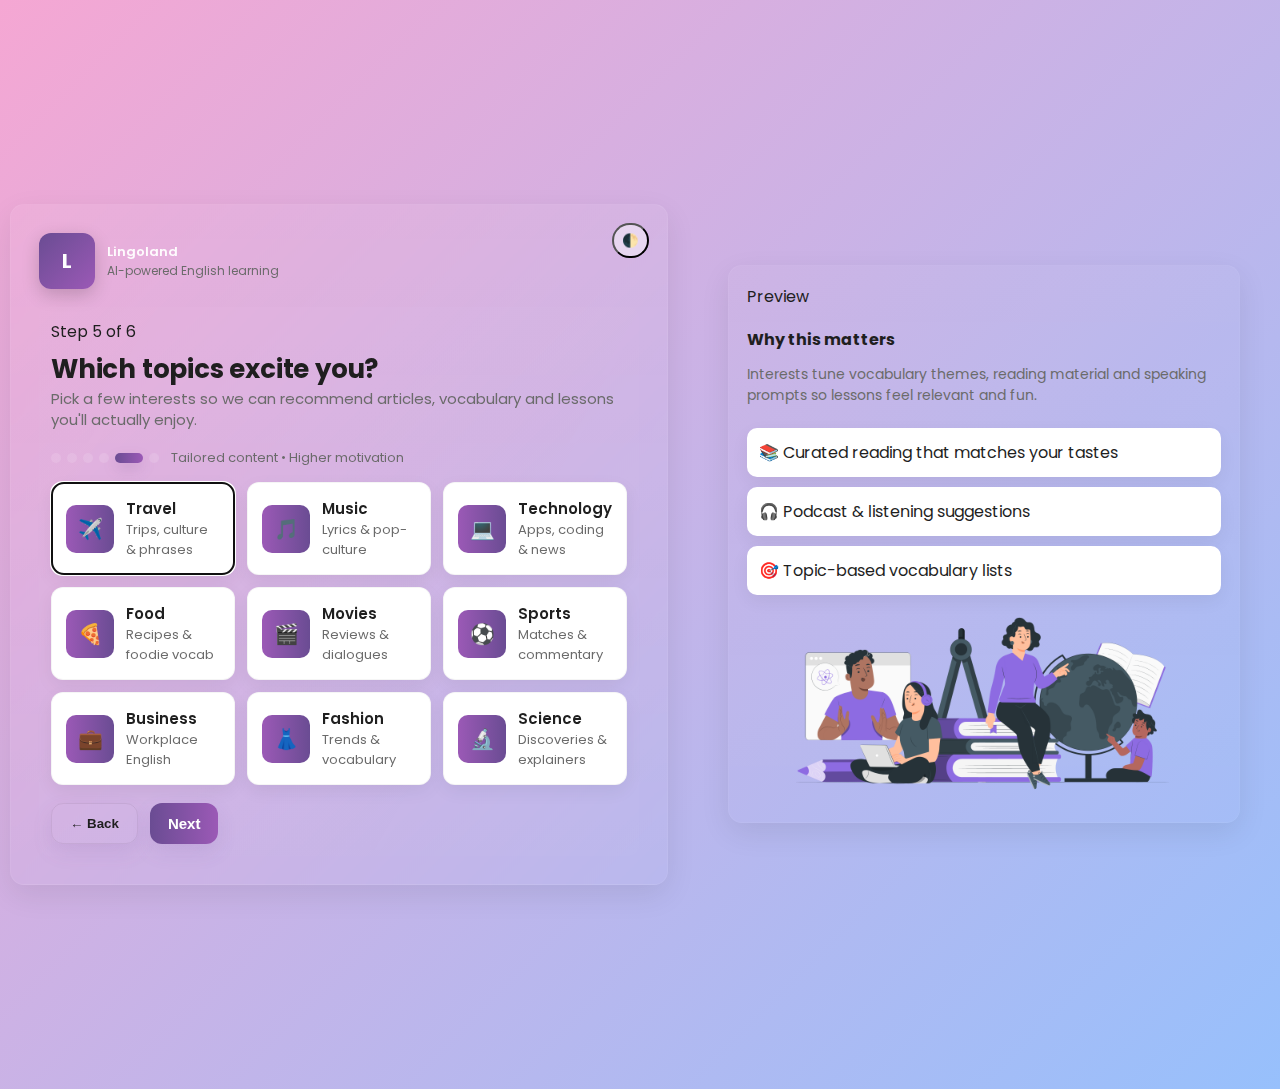
<file: onboading/onboarding_step5.html>
<!doctype html>
<html lang="en">
<head>
  <meta charset="utf-8" />
  <meta name="viewport" content="width=device-width,initial-scale=1" />
  <title>Lingoland — Step 5 · Interests</title>
  <link href="https://fonts.googleapis.com/css2?family=Poppins:wght@400;600;700&family=Roboto:wght@300;400;500&display=swap" rel="stylesheet">
  <style>
    :root{
      --bg-1: #f5a7d3;
      --bg-2: #97c0fc;
      --accent-1: #6a4c93;
      --accent-2: #9b59b6;
      --muted: #6b6b6b;
      --card: #ffffff;
      --glass: rgba(255,255,255,0.45);
      --radius: 14px;
      --shadow: 0 10px 30px rgba(18,18,18,0.08);
      --text: #1f1f1f;
    }

    body.dark {
      --bg-1: #2a2540;
      --bg-2: #2e2b3f;
      --accent-1: #b89cd6;
      --accent-2: #8e6bb8;
      --muted: #cfcfe6;
      --card: #12121a;
      --glass: rgba(255,255,255,0.03);
      --shadow: 0 8px 24px rgba(0,0,0,0.6);
      --text: #f4f4f8;
    }

    html,body{height:110%;margin:0;font-family:'Poppins',system-ui,Roboto,Arial,sans-serif;background:linear-gradient(135deg,var(--bg-1),var(--bg-2));-webkit-font-smoothing:antialiased; -moz-osx-font-smoothing:grayscale; color:var(--text)}
    .wrap {
      min-height:100%;
      display:flex;
      align-items:center;
      justify-content:center;
      padding:36px;
      box-sizing:border-box;
    }

    /* Stage container */
    .stage {
      width:100%;
      max-width:1200px;
      display:grid;
      grid-template-columns: 560px 1fr;
      gap:28px;
      align-items:center;
    }

    /* Left card (primary) */
    .card {
      background: linear-gradient(180deg, rgba(255,255,255,0.06), rgba(255,255,255,0.02));
      border-radius:var(--radius);
      padding:28px;
      box-shadow:var(--shadow);
      backdrop-filter: blur(6px);
      color:var(--text);
      overflow:hidden;
      position:relative;
      border: 1px solid rgba(255,255,255,0.06);
      width: 600px;
      margin-left: -30px;
    }

    .brand {
      display:flex;
      gap:12px;
      align-items:center;
      margin-bottom:18px;
    }
    .logo-circle{
      width:56px;height:56px;border-radius:12px;
      background:linear-gradient(135deg,var(--accent-1),var(--accent-2));
      display:flex;align-items:center;justify-content:center;color:white;font-weight:700;font-size:20px;box-shadow:0 6px 18px rgba(0,0,0,0.18)
    }
    .brand h5{margin:0;font-size:13px;font-weight:600;color:rgba(255,255,255,0.95)}
    .brand p{margin:0;font-size:12px;color:var(--muted)}

    .hero {
      margin-top:8px;
      padding:12px;
      border-radius:10px;
      background: linear-gradient(120deg, rgba(255,255,255,0.02), rgba(255,255,255,0.01));
    }

    .title {
      font-size:26px;
      line-height:1.02;
      margin:12px 0 6px;
      font-weight:700;
      color:var(--text);
      letter-spacing:-0.2px;
    }
    .subtitle {
      margin:0 0 16px;color:var(--muted); font-size:15px; line-height:1.4;
    }

    .cta-row {display:flex; gap:12px; align-items:center}
    .btn {
      padding:12px 18px;
      border-radius:12px;
      border:0;
      font-weight:600;
      cursor:pointer;
      display:inline-flex;
      align-items:center;
      gap:10px;
      transition: transform .12s ease, box-shadow .12s ease, opacity .12s;
      box-shadow: 0 8px 20px rgba(106,76,147,0.12);
    }
    .btn.primary {
      background: linear-gradient(90deg,var(--accent-1),var(--accent-2));
      color:white;
      font-size:15px;
    }
    .btn.ghost {
      background: transparent;
      color:var(--text);
      border:1px solid rgba(0,0,0,0.06);
    }
    .btn:active{transform:translateY(1px)}
    .muted { color:var(--muted); font-size:13px }

    /* progress bar top */
    .progress-top {
      display:flex;
      align-items:center;
      gap:12px;
      margin-top:18px;
      margin-bottom:6px;
    }
    .dots {display:flex; gap:6px}
    .dot {width:10px;height:10px;border-radius:6px;background:rgba(255,255,255,0.12)}
    .dot.active {width:28px;background:linear-gradient(90deg,var(--accent-1),var(--accent-2));box-shadow:0 6px 14px rgba(105,64,140,0.18)}

    /* interests grid */
    .interests-grid {
      display:grid;
      grid-template-columns: repeat(3, 1fr);
      gap:12px;
      margin-top:12px;
    }
    .interest {
      background: var(--card);
      border-radius:12px;
      padding:14px;
      display:flex;
      gap:12px;
      align-items:center;
      cursor:pointer;
      box-shadow: 0 6px 18px rgba(11,11,12,0.06);
      transition: transform .18s ease, box-shadow .18s ease, background .18s ease;
      border: 1px solid rgba(0,0,0,0.04);
    }
    .interest .icon {
      width:48px;height:48px;border-radius:10px;
      display:flex;align-items:center;justify-content:center;font-size:20px;
      background: linear-gradient(90deg,var(--accent-2),var(--accent-1));
      color:white;
      flex-shrink:0;
    }
    .interest .meta { font-weight:600; font-size:15px; color:var(--text) }
    .interest .sub { font-size:13px; color:var(--muted) }

    .interest:hover{ transform: translateY(-6px); box-shadow: 0 14px 30px rgba(11,11,12,0.08) }

    /* selected state uses brand gradient + white text (works in both themes) */
    .interest.selected {
      background: linear-gradient(90deg,var(--accent-1),var(--accent-2));
      color: white;
      border-color: rgba(0,0,0,0.06);
    }
    .interest.selected .meta, .interest.selected .sub { color: white !important }
    .interest.selected .icon { filter: brightness(.95) }

    /* preview (right pane) */
    .preview {
      height:520px;
      border-radius:var(--radius);
      padding:18px;
      display:flex;
      flex-direction:column;
      gap:12px;
      align-items:stretch;
      justify-content:flex-start;
      background: linear-gradient(180deg, rgba(255,255,255,0.03), rgba(255,255,255,0.01));
      border:1px solid rgba(255,255,255,0.04);
      box-shadow:var(--shadow);
      margin-left: 100px;
    }
    .preview h4 {margin:6px 0 0;font-size:16px;color:var(--text)}
    .preview p {margin:0;color:var(--muted);font-size:14px}
    .preview .tile {
      background:var(--card);
      border-radius:10px;
      padding:12px;
      display:flex;gap:12px;align-items:center;
      box-shadow: 0 6px 18px rgba(11,11,12,0.06);
      transition:transform .22s ease, box-shadow .22s ease;
    }
    .preview .tile:hover{transform:translateY(-6px);box-shadow:0 14px 30px rgba(11,11,12,0.08)}
    .illustration {
      width: 400px;
      animation: float 3.5s ease-in-out infinite;
      align-self:center;
      margin-top:-130px;
    }

    .theme-toggle{position:absolute;top:18px;right:18px;border-radius:999px;padding:8px;background:var(--glass)};

    @keyframes fadeIn {
      from { opacity: 0; }
      to { opacity: 1; }
    }
    @keyframes slideUp {
      from { transform: translateY(30px); opacity: 0; }
      to { transform: translateY(0); opacity: 1; }
    }
    @keyframes float {
      0%, 100% { transform: translateY(0px); }
      50% { transform: translateY(-15px); }
    }

    /* responsive */
    @media (max-width:1100px) {
      .stage { grid-template-columns: 1fr; }
      .preview { order: -1; height: auto; }
    }
    @media (max-width:700px) {
      .interests-grid { grid-template-columns: repeat(2, 1fr) }
      .stage { gap:16px; padding:20px; }
    }
  </style>
</head>
<body>
  <div class="wrap">
    <div class="stage" role="main" aria-labelledby="onboardTitle">
      <!-- left card -->
      <div class="card" aria-hidden="false">
        <button class="theme-toggle" id="themeToggle" aria-label="Toggle theme">🌓</button>

        <div class="brand" aria-hidden="true">
          <div class="logo-circle">L</div>
          <div>
            <h5>Lingoland</h5>
            <p class="small">AI-powered English learning</p>
          </div>
        </div>

        <div class="hero" role="region" aria-labelledby="onboardTitle">
          <div class="screen-title">Step 5 of 6</div>
          <h1 id="onboardTitle" class="title">Which topics excite you?</h1>
          <p class="subtitle">Pick a few interests so we can recommend articles, vocabulary and lessons you'll actually enjoy.</p>

          <div class="progress-top" aria-hidden="true">
            <div class="dots" id="dots">
              <div class="dot"></div>
              <div class="dot"></div>
              <div class="dot"></div>
              <div class="dot"></div>
              <div class="dot active"></div>
              <div class="dot"></div>
            </div>
            <div class="muted">Tailored content • Higher motivation</div>
          </div>

          <form id="interestsForm" action="save_interests.php" method="POST" style="margin-top:14px;">
            <!-- grid of interests (3 columns) -->
            <div class="interests-grid" id="interestsGrid">
              <div class="interest" data-value="Travel">
                <div class="icon">✈️</div>
                <div>
                  <div class="meta">Travel</div>
                  <div class="sub">Trips, culture & phrases</div>
                </div>
              </div>

              <div class="interest" data-value="Music">
                <div class="icon">🎵</div>
                <div>
                  <div class="meta">Music</div>
                  <div class="sub">Lyrics & pop-culture</div>
                </div>
              </div>

              <div class="interest" data-value="Tech">
                <div class="icon">💻</div>
                <div>
                  <div class="meta">Technology</div>
                  <div class="sub">Apps, coding & news</div>
                </div>
              </div>

              <div class="interest" data-value="Food">
                <div class="icon">🍕</div>
                <div>
                  <div class="meta">Food</div>
                  <div class="sub">Recipes & foodie vocab</div>
                </div>
              </div>

              <div class="interest" data-value="Movies">
                <div class="icon">🎬</div>
                <div>
                  <div class="meta">Movies</div>
                  <div class="sub">Reviews & dialogues</div>
                </div>
              </div>

              <div class="interest" data-value="Sports">
                <div class="icon">⚽</div>
                <div>
                  <div class="meta">Sports</div>
                  <div class="sub">Matches & commentary</div>
                </div>
              </div>

              <div class="interest" data-value="Business">
                <div class="icon">💼</div>
                <div>
                  <div class="meta">Business</div>
                  <div class="sub">Workplace English</div>
                </div>
              </div>

              <div class="interest" data-value="Fashion">
                <div class="icon">👗</div>
                <div>
                  <div class="meta">Fashion</div>
                  <div class="sub">Trends & vocabulary</div>
                </div>
              </div>

              <div class="interest" data-value="Science">
                <div class="icon">🔬</div>
                <div>
                  <div class="meta">Science</div>
                  <div class="sub">Discoveries & explainers</div>
                </div>
              </div>
            </div>

            <!-- hidden input to carry selected interests as JSON -->
            <input type="hidden" name="interests_json" id="interests_json" />

            <div style="margin-top:18px; display:flex; gap:12px; align-items:center;">
              <button type="button" class="btn ghost" id="backBtn">← Back</button>
              <button type="submit" class="btn primary" id="nextBtn">Next</button>
            </div>
          </form>
        </div>
      </div>

      <!-- right preview -->
      <aside class="preview" aria-label="Preview area">
        <div class="screen-title">Preview</div>
        <h4>Why this matters</h4>
        <p class="small">Interests tune vocabulary themes, reading material and speaking prompts so lessons feel relevant and fun.</p>

        <div style="display:flex;flex-direction:column;gap:10px;margin-top:10px">
          <div class="tile">
            <div class="meta">📚 Curated reading that matches your tastes</div>
          </div>

          <div class="tile">
            <div class="meta">🎧 Podcast & listening suggestions</div>
          </div>

          <div class="tile">
            <div class="meta">🎯 Topic-based vocabulary lists</div>
          </div>
        </div>

        <img src="../img/onboarding_img5.png" alt="Interests Illustration" class="illustration" />
      </aside>
    </div>
  </div>

  <script>
    // === EXACT JS behaviour from Step 1 (copied & extended) ===
    const startBtn = document.getElementById('startBtn'); // may be null on this page, safe
    const startBtn2 = document.getElementById('startBtn2'); // may be null on this page, safe
    const dots = document.querySelectorAll('.dot');
    const learn = document.getElementById('learnMore'); // may be null here
    const themeToggle = document.getElementById('themeToggle');

    // Progress animator (identical)
    function advanceDots() {
      for (let i=0;i<dots.length;i++){
        (function(i){
          setTimeout(()=> {
            dots.forEach(d=>d.classList.remove('active'));
            dots[i].classList.add('active');
          }, i*120);
        })(i);
      }
    }

    // Show next-step small animation then navigate (identical feel)
    function showNextStep(targetUrl = 'onboarding_step6.html') {
      const card=document.querySelector('.card');
      document.querySelector(".card").style.animation = "slideUp 0.6s reverse forwards";
      document.querySelector(".brand").style.animation = "slideUp 0.6s reverse forwards";
      document.querySelector(".illustration").style.animation = "fadeIn 0.5s reverse forwards";
      document.querySelector(".preview").style.animation = "fadeIn 0.5s reverse forwards";;
      advanceDots()
 

      setTimeout(()=> {
        card.style.transform = 'translateX(-100%)';
        card.style.opacity = '0';
        setTimeout(()=> {
          // navigate
          window.location.href = targetUrl;
        }, 800);
      }, 650);
    }

    // Theme toggle (same)
    themeToggle.addEventListener('click', ()=> {
      document.body.classList.toggle('dark');
    });

    // Interests multi-select logic
    const interestEls = document.querySelectorAll('.interest');
    const hiddenInput = document.getElementById('interests_json');

    // keep a Set of chosen values
    const chosen = new Set();
    interestEls.forEach(el => {
      el.addEventListener('click', ()=> {
        const val = el.dataset.value;
        if (chosen.has(val)) {
          chosen.delete(val);
          el.classList.remove('selected');
        } else {
          chosen.add(val);
          el.classList.add('selected');
        }
        // update hidden input as JSON array
        hiddenInput.value = JSON.stringify(Array.from(chosen));
      });

      // keyboard accessibility
      el.tabIndex = 0;
      el.addEventListener('keydown', (e)=> {
        if (e.key === 'Enter' || e.key === ' ') {
          e.preventDefault();
          el.click();
        }
      });
    });

    // Back button: go to previous step (step4)
    document.getElementById('backBtn').addEventListener('click', ()=> {
      // small reverse animation
      const card = document.querySelector('.card');
      card.style.transition = 'transform .45s ease, opacity .45s ease';
      card.style.transform = 'translateX(30px) scale(.995)';
      card.style.opacity = '.95';
       const illustration = document.querySelector(".illustration");
      illustration.style.transition = 'transform .45s ease, opacity .45s ease';
      illustration.style.transform = 'translateX(30px) scale(.995)';
      illustration.style.opacity = '.95';
      setTimeout(()=> { window.location.href = 'onboarding_step4.html'; }, 400);
    });

    // Submit handler: save and animate to next
   // Submit handler: save and animate to next
document.getElementById('interestsForm').addEventListener('submit', (e) => {
  e.preventDefault();
  const form = e.target;
  const formData = new FormData(form);
  const interests = JSON.parse(document.getElementById('interests_json').value || "[]");

  if (interests.length === 0) {
    alert("Please select at least one interest before continuing.");
    return;
  }

  // debug
  console.log("Selected interests:", interests);
    // debug: list FormData key/values in console
 for (const pair of formData.entries()) {
  console.log('formData:', pair[0], '=', pair[1]);
}

  fetch(form.action, {
    method: 'POST',
    body: formData
  })
  .then(res => res.text())
  .then(res => {
    console.log("Server response:", res);
    if (res.includes("success")) {
      showNextStep('onboarding_step6.html');
    } else {
      alert("⚠️ Error saving data: " + res);
    }
  })
  .catch(err => console.error('Error saving interests:', err));
});


    // Make dots show current step (5th active on load)
    window.addEventListener('load', ()=> {
      dots.forEach((d, i)=> d.classList.toggle('active', i===4));
      // focus first interest for accessibility
      const first = document.querySelector('.interest');
      if (first) first.focus();
    });

    // keep goNext compatibility if referenced
    function goNext() {
      // slideUp / fadeIn feel per Step 1
      const card=document.querySelector('.card');
      card.style.transition='transform .5s ease, opacity .5s ease';
      card.style.transform='translateX(-40px) scale(.98)';
      card.style.opacity='.92';
      document.querySelector(".preview").style.animation = "fadeIn 0.5s reverse forwards";
      advanceDots()
      setTimeout(()=> { window.location.href = "onboarding_step6.html"; }, 700);
    }

    // Optional: expose advanceDots globally (keeps parity with Step1)
    window.advanceDots = advanceDots;
  </script>
</body>
</html>
</file>
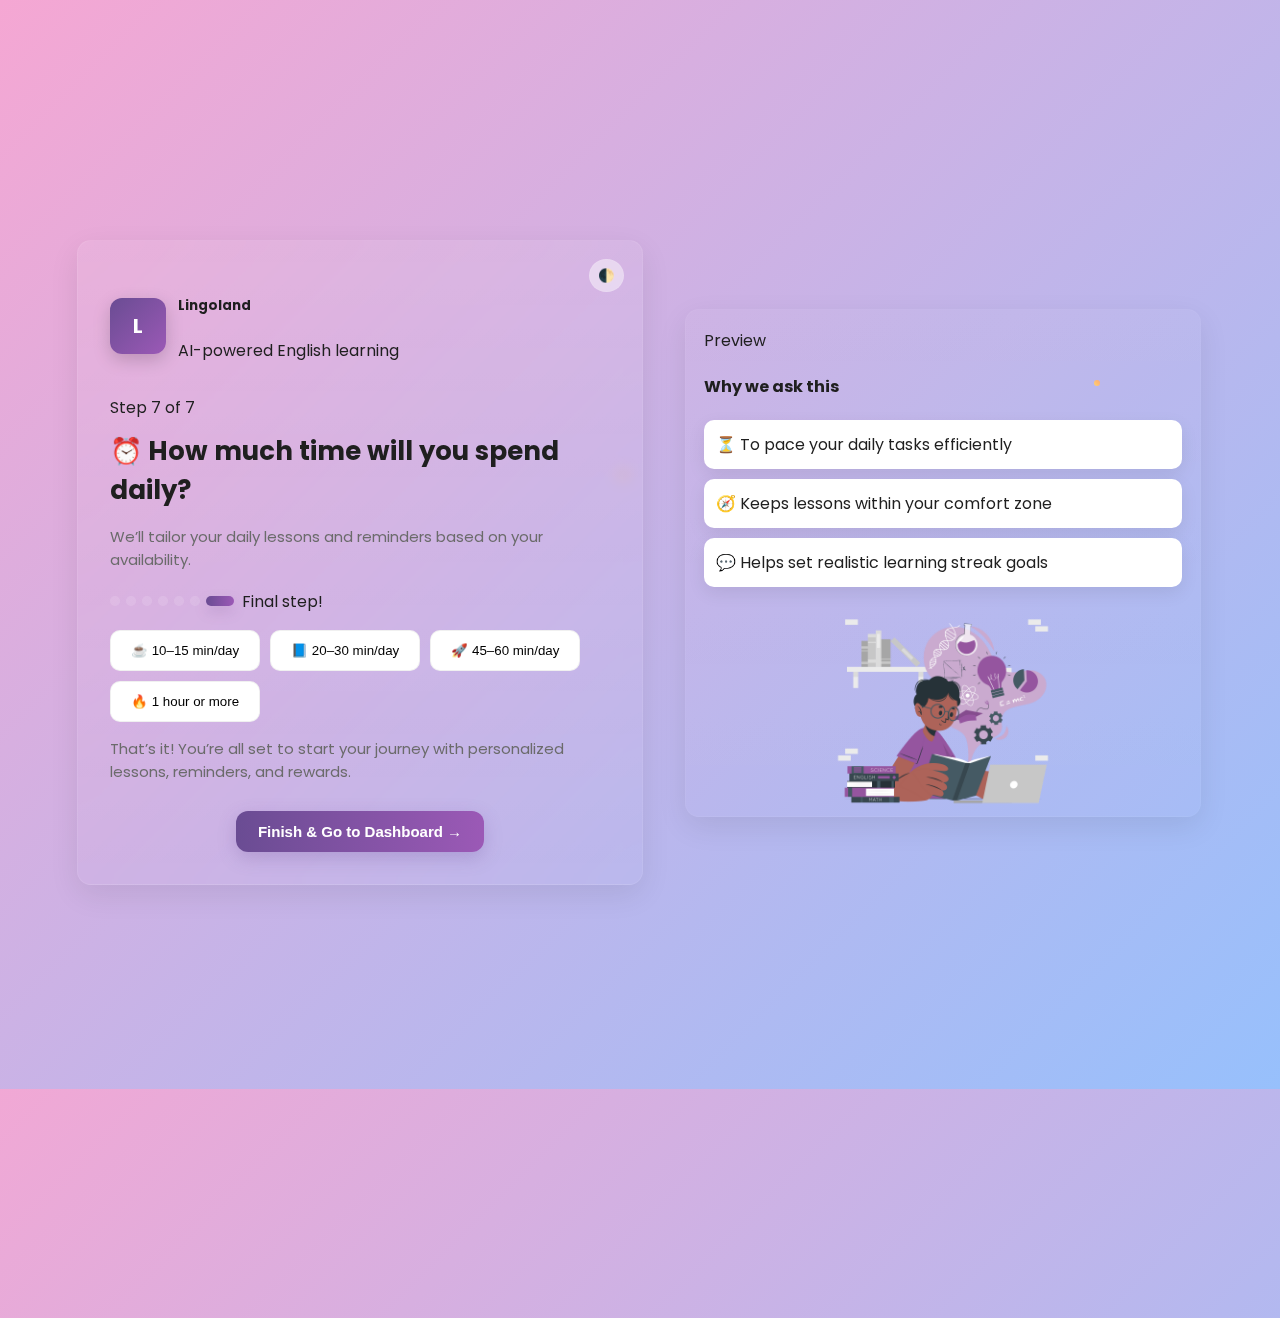
<file: onboading/onboarding_step6.html>
<!doctype html>
<html lang="en">
<head>
  <meta charset="utf-8" />
  <meta name="viewport" content="width=device-width,initial-scale=1" />
  <title>Lingoland — Step 7: Learning Time</title>
  <link href="https://fonts.googleapis.com/css2?family=Poppins:wght@400;600;700&display=swap" rel="stylesheet">
  <canvas id="sparkCanvas"></canvas>
  <style>
    :root {
      --bg-1:#f5a7d3; --bg-2:#97c0fc;
      --accent-1:#6a4c93; --accent-2:#9b59b6;
      --muted:#6b6b6b; --card:#ffffff;
      --glass:rgba(255,255,255,0.45); --radius:14px;
      --shadow:0 10px 30px rgba(18,18,18,0.08);
      --text:#1f1f1f;
    }
    body.dark {
      --bg-1:#2a2540; --bg-2:#2e2b3f;
      --accent-1:#b89cd6; --accent-2:#8e6bb8;
      --muted:#cfcfe6; --card:#12121a;
      --glass:rgba(255,255,255,0.03);
      --shadow:0 8px 24px rgba(0,0,0,0.6);
      --text:#f4f4f8;
    }
    html,body {
      height:110%;margin:0;font-family:'Poppins',sans-serif;
      background:linear-gradient(135deg,var(--bg-1),var(--bg-2));
      color:var(--text);
    }
    .wrap{min-height:100%;display:flex;align-items:center;justify-content:center;padding:36px;}
    .stage{max-width:1100px;display:grid;grid-template-columns:460px 1fr;gap:28px;align-items:center;}
    .card{
      background:linear-gradient(180deg,rgba(255,255,255,0.08),rgba(255,255,255,0.02));
      border-radius:var(--radius);padding:32px;box-shadow:var(--shadow);
      backdrop-filter:blur(8px);position:relative;overflow:hidden;
      border:1px solid rgba(255,255,255,0.08);
      margin-top: -350px;
      width:500px;
      margin-left: -120px;
    }
    .brand{display:flex;gap:12px;align-items:center;margin-bottom:16px;}
    .logo-circle{width:56px;height:56px;border-radius:12px;
      background:linear-gradient(135deg,var(--accent-1),var(--accent-2));
      display:flex;align-items:center;justify-content:center;color:white;font-weight:700;font-size:20px;
      box-shadow:0 6px 18px rgba(0,0,0,0.18);}
    .title{font-size:26px;margin:12px 0 8px;font-weight:700;}
    .subtitle{font-size:15px;color:var(--muted);margin-bottom:18px;}
    .progress-top{display:flex;align-items:center;gap:8px;margin-bottom:16px;}
    .dots{display:flex;gap:6px;}
    .dot{width:10px;height:10px;border-radius:6px;background:rgba(255,255,255,0.12);}
    .dot.active{width:28px;background:linear-gradient(90deg,var(--accent-1),var(--accent-2));box-shadow:0 6px 14px rgba(105,64,140,0.18);}
    .btn{
      padding:12px 22px;border-radius:12px;border:none;cursor:pointer;
      font-weight:600;background:linear-gradient(90deg,var(--accent-1),var(--accent-2));
      color:white;font-size:15px;box-shadow:0 6px 18px rgba(106,76,147,0.25);
      transition:all .25s ease;
    }
    .btn:hover{transform:translateY(-3px);box-shadow:0 8px 20px rgba(106,76,147,0.4);}
    .theme-toggle{position:absolute;top:18px;right:18px;border-radius:50%;padding:8px;
      background:var(--glass);border:1px solid rgba(255,255,255,0.08);cursor:pointer;}
    .preview{
      height:470px;border-radius:var(--radius);padding:18px;
      display:flex;flex-direction:column;justify-content:space-between;
      background:linear-gradient(180deg,rgba(255,255,255,0.03),rgba(255,255,255,0.01));
      border:1px solid rgba(255,255,255,0.04);box-shadow:var(--shadow);
      margin-top: -350px;
      width: 120%;
    }
  /* Confetti sparkle animation */
    @keyframes sparkle {
      0% { opacity: 0; transform: translateY(0) scale(1);}
      50% { opacity: 1; transform: translateY(-10px) scale(1.2);}
      100% { opacity: 0; transform: translateY(-20px) scale(0.8);}
    }

    .sparkle {
      position:absolute;
      width:6px; height:6px;
      border-radius:50%;
      background:linear-gradient(45deg,#ffd26f,#ffa76f);
      animation: sparkle 1.5s infinite ease-in-out;
    }
  .card, .preview {
    position: relative;
    z-index: 2;
  }


    .tile{background:var(--card);border-radius:10px;padding:12px;margin-bottom:10px;
      box-shadow:0 6px 18px rgba(11,11,12,0.08);transition:transform .22s;}
    .tile:hover{transform:translateY(-5px);}
    .illustration{width:240px;align-self:center; float: 3.5s ease-in-out infinite;}
    @keyframes float{0%,100%{transform:translateY(0)}50%{transform:translateY(-15px)}}
    .opt{padding:12px 20px;border-radius:10px;border:1px solid rgba(0,0,0,0.06);
      cursor:pointer;background:var(--card);font-weight:500;transition:all .2s;}
    .opt:hover{transform:translateY(-2px);}
    .opt.selected{background:linear-gradient(90deg,var(--accent-1),var(--accent-2));color:#fff;}
    @keyframes slideUp {
  from { transform: translateY(30px); opacity: 0; }
  to { transform: translateY(0); opacity: 1; }
}
@keyframes fadeIn {
  from { opacity: 0; transform: scale(0.97); }
  to { opacity: 1; transform: scale(1); }
}
.card, .preview {
  animation: slideUp 0.7s ease-out forwards;
}
.illustration {
  animation: fadeIn 1.1s ease-out forwards, float 3.5s ease-in-out infinite;
}

    @media(max-width:980px){.stage{grid-template-columns:1fr}.preview{order:-1;height:auto}.illustration{display:none}}
  </style>
</head>
<body>
  <div class="wrap">
    <div class="stage">
      <div class="card">
        <button class="theme-toggle" id="themeToggle">🌓</button>

        <div class="brand">
          <div class="logo-circle">L</div>
          <div><h5>Lingoland</h5><p class="small muted">AI-powered English learning</p></div>
        </div>

        <div class="screen-title">Step 7 of 7</div>
        <h1 class="title">⏰ How much time will you spend daily?</h1>
        <p class="subtitle">We’ll tailor your daily lessons and reminders based on your availability.</p>

        <div class="progress-top">
          <div class="dots">
            <div class="dot"></div><div class="dot"></div><div class="dot"></div>
            <div class="dot"></div><div class="dot"></div><div class="dot"></div>
            <div class="dot active"></div>
          </div>
          <div class="muted">Final step!</div>
        </div>

        <form id="timeForm" action="save_time.php" method="POST">
          <div style="display:flex;flex-wrap:wrap;gap:10px;margin:12px 0;">
            <button type="button" class="opt" data-value="10-15 min/day">☕ 10–15 min/day</button>
            <button type="button" class="opt" data-value="20-30 min/day">📘 20–30 min/day</button>
            <button type="button" class="opt" data-value="45-60 min/day">🚀 45–60 min/day</button>
            <button type="button" class="opt" data-value="1 hour+">🔥 1 hour or more</button>
          </div>
          <input type="hidden" name="daily_time" id="daily_time">

          <p class="subtitle">That’s it! You’re all set to start your journey with personalized lessons, reminders, and rewards.</p>

          <div style="margin-top:28px;text-align:center">
            <button class="btn" type="submit" id="finishBtn">Finish & Go to Dashboard →</button>
          </div>
        </form>
      </div>

      <aside class="preview">
        <div class="screen-title">Preview</div>
        <h4>Why we ask this</h4>
        <div class="tile">⏳ To pace your daily tasks efficiently</div>
        <div class="tile">🧭 Keeps lessons within your comfort zone</div>
        <div class="tile">💬 Helps set realistic learning streak goals</div>
        <img src="../img/onboarding_img6.png" alt="Study illustration" class="illustration" />
      </aside>
    </div>
  </div>

  <script>
    const themeToggle = document.getElementById('themeToggle');
    const finishBtn = document.getElementById('finishBtn');
    themeToggle.addEventListener('click',()=>document.body.classList.toggle('dark'));

    // option selection
    document.querySelectorAll('.opt').forEach(btn=>{
      btn.addEventListener('click',()=>{
        const group=btn.parentElement;
        group.querySelectorAll('.opt').forEach(b=>b.classList.remove('selected'));
        btn.classList.add('selected');
        document.getElementById('daily_time').value=btn.dataset.value;
      });
    });

    // smooth transition like step 1
    document.getElementById('timeForm').addEventListener('submit',e=>{
      e.preventDefault();
      const card=document.querySelector('.card');
      card.style.transition='transform .5s ease, opacity .5s ease';
      card.style.transform='translateX(-40px) scale(.98)';
      card.style.opacity='.92';
      setTimeout(()=>{window.location.href='dashboard.php';},700);
    });

// Sparkle confetti for a celebratory touch
    function createSparkle() {
      const sparkle = document.createElement('div');
      sparkle.className = 'sparkle';
      sparkle.style.left = Math.random() * 100 + '%';
      sparkle.style.top = Math.random() * 100 + '%';
      sparkle.style.animationDuration = (1 + Math.random()*1.5) + 's';
      document.body.appendChild(sparkle);
      setTimeout(()=> sparkle.remove(), 2000);
    }

    setInterval(createSparkle, 300);
  </script>
</body>
</html>
</file>
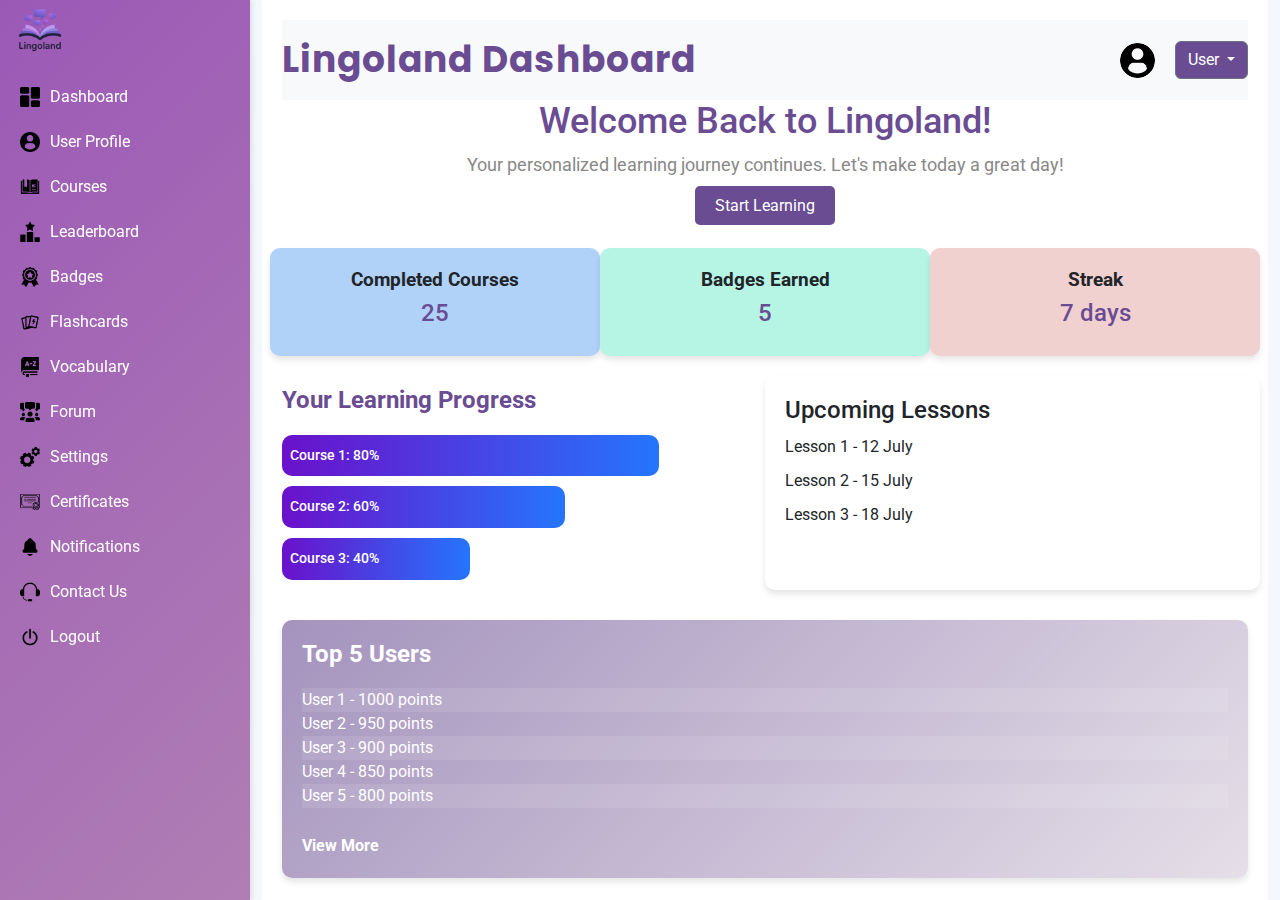
<file: user_dashboard/user-dashboard.html>
<!DOCTYPE html>
<html lang="en">
<head>
    <meta charset="UTF-8">
    <meta name="viewport" content="width=device-width, initial-scale=1.0">
    <title>Lingoland User Dashboard</title>
    
   
    <link href="https://cdn.jsdelivr.net/npm/bootstrap@5.0.2/dist/css/bootstrap.min.css" rel="stylesheet">
    
    
    <link href="user-dashboard.css" rel="stylesheet">


    
    <link href="https://fonts.googleapis.com/css2?family=Roboto:wght@400;500&family=Poppins:wght@500&display=swap" rel="stylesheet">
</head>
<body>
    <div class="container-fluid">
        
        <nav id="sidebar" class="sidebar">
            <div class="sidebar-header">
                <img src="../img/logo.png" alt="Lingoland Logo" class="logo">
            </div>
            <ul class="list-unstyled">
                <li><a href="user-dashboard.php"><img src="../img/icon10.png" alt="Home Icon"> Dashboard</a></li>
                <li><a href="#"><img src="../img/icon9.png" alt="Profile Icon"> User Profile</a></li>
                <li><a href="../courses/courses.php"><img src="../img/icon11.png" alt="Courses Icon"> Courses</a></li>
                <li><a href="../leaderboard/view_leaderboard.php"><img src="../img/icon12.png" alt="Leaderboard Icon"> Leaderboard</a></li>
                <li><a href="../user_badge/user_badge.php"><img src="../img/icon13.png" alt="Badges Icon"> Badges</a></li>
                <li><a href="../user_flashcards/user_flashcards.php"><img src="../img/icon14.png" alt="Flashcards Icon"> Flashcards</a></li>
                <li><a href="../user_dashboard_words/user_dashboard_words.php"><img src="../img/icon26.png" alt="Vocabulary Icon"> Vocabulary</a></li>
                <li><a href="../user_forum_post/user_forum_post.php"><img src="../img/icon15.png" alt="Forum Icon"> Forum</a></li>
                <li><a href="../settings/settings.php"><img src="../img/icon16.png" alt="Settings Icon"> Settings</a></li>
                <li><a href="../user_certificate/user_certificate.php"><img src="../img/icon17.png" alt="Certificate Icon"> Certificates</a></li>
                <li><a href="#"><img src="../img/icon18.png" alt="Notifications Icon"> Notifications</a></li>
                <li><a href="../user_message/user_message.php"><img src="../img/icon19.png" alt="Contact Icon"> Contact Us</a></li>
                <li><a href="../user_dashboard/logout.php"><img src="../img/icon24.png" alt="Logout Icon"> Logout</a></li>
            </ul>
        </nav>

      
        <div class="main-content">
            
            <nav class="navbar navbar-expand-lg navbar-light bg-light">
                <a class="navbar-brand" href="#">Lingoland Dashboard</a>
                <div class="profile">
                    <img src="../img/icon9.png" alt="User" class="profile-pic">
                    <div class="dropdown">
                        <button class="btn btn-secondary dropdown-toggle" type="button" id="dropdownMenuButton" data-bs-toggle="dropdown" aria-expanded="false">
                            User
                        </button>
                        <ul class="dropdown-menu" aria-labelledby="dropdownMenuButton">
                            <li><a class="dropdown-item" href="#">Settings</a></li>
                            <li><a class="dropdown-item" href="logout.php">Logout</a></li>
                        </ul>
                    </div>
                </div>
            </nav>

           
            <div class="dashboard-main">
               
                <div class="hero-section">
                    <h1>Welcome Back to Lingoland!</h1>
                    <p>Your personalized learning journey continues. Let's make today a great day!</p>
                    <a href="../courses/courses.php" class="cta-button">Start Learning</a>
                </div>

                
                <div class="row stats-row">
                    <div class="col-md-4 stat-box completed-courses">
                        <h5>Completed Courses</h5>
                        <h4>25</h4>
                    </div>
                    <div class="col-md-4 stat-box badges-earned">
                        <h5>Badges Earned</h5>
                        <h4>5</h4>
                    </div>
                    <div class="col-md-4 stat-box streak">
                        <h5>Streak</h5>
                        <h4>7 days</h4>
                    </div>
                </div>

                
                <div class="row">
                    
                    <div class="col-md-6 progress-section">
                        <h4>Your Learning Progress</h4>
                        <div class="progress-container">
                            <div class="progress-bar" style="width: 80%;">Course 1: 80%</div>
                            <div class="progress-bar" style="width: 60%;">Course 2: 60%</div>
                            <div class="progress-bar" style="width: 40%;">Course 3: 40%</div>
                        </div>
                    </div>

                   
                    <div class="col-md-6 upcoming-lessons">
                        <h4>Upcoming Lessons</h4>
                        <ul>
                            <li>Lesson 1 - 12 July</li>
                            <li>Lesson 2 - 15 July</li>
                            <li>Lesson 3 - 18 July</li>
                        </ul>
                    </div>
                </div>

                
                <div class="leaderboard">
                    <h4>Top 5 Users</h4>
                    <ul>
                        <li>User 1 - 1000 points</li>
                        <li>User 2 - 950 points</li>
                        <li>User 3 - 900 points</li>
                        <li>User 4 - 850 points</li>
                        <li>User 5 - 800 points</li>
                    </ul>
                    <a href="#">View More</a>
                </div>
            </div>
        </div>
    </div>
    
    <script src="https://cdn.jsdelivr.net/npm/@popperjs/core@2.9.2/dist/umd/popper.min.js"></script>
    <script src="https://cdn.jsdelivr.net/npm/bootstrap@5.0.2/dist/js/bootstrap.min.js"></script>
</body>
</html>
</file>
<file: courses/courses.css>
body {
    font-family: 'Roboto', sans-serif;
    background-color: #f4f7fc;
    margin: 0;
    padding: 0;
}




#sidebar {
    width: 250px;
    height: 100vh;
    background: linear-gradient(135deg, #9b59b6, #b07eb4) !important;
    color: #fff;
    padding-top: 20px;
    position: fixed;
    top: 0;
    left: 0;
    overflow-y: auto;
    box-shadow: 2px 0px 5px rgba(0, 0, 0, 0.1); 
     z-index: 1040;                 
    transition: transform .25s ease
}

#sidebar .logo {
    width: 80px; 
    height: auto; 
    margin-bottom: 0px;
    display: block;
    margin-left: 0px;
    margin-right: auto;
    margin-top: -30px;
}

#sidebar ul {
    list-style: none;
    padding: 0;
    margin-bottom: 15px;
}

#sidebar ul li {
    padding: 15px 20px;
    margin-bottom: 15px;
}

#sidebar ul li a {
    color: #fff;  
    text-decoration: none;
    font-size: 16px;
    display: flex;
    align-items: center;
    margin-bottom: -30px;
}

#sidebar ul li a img {
    margin-right: 10px;
    width: 20px;
    height: 20px;
}

#sidebar ul li a:hover {
    background-color: rgba(255, 255, 255, 0.2);  
    border-radius: 5px;
}

#sidebar ul li:last-child {
    margin-bottom: 0;
}


.main-content {
    margin-left: 250px;
    padding: 20px;
    background-color: #fff;
     min-height: 100dvh;
}

.hero-section {
    width: 100%;
    margin-bottom: 30px;
    text-align: center;
}

.hero-section h1 {
    font-size: 36px;
    color: #6a4c93;
}

.hero-section p {
    font-size: 18px;
    color: #888;
}

.cta-button {
    background-color: #6a4c93;
    color: white;
    padding: 10px 20px;
    border-radius: 5px;
    text-decoration: none;
}


.stat-box {
    background-color: #fff;
    padding: 20px;
    text-align: center;
    box-shadow: 0px 4px 6px rgba(0, 0, 0, 0.1);
    border-radius: 10px;
}

.stat-box h4 {
    font-size: 1.5rem;
    color: #6a4c93;
}

.stat-box p {
    color: #888;
}

.completed-courses {
    background-color: #b0d1f8;
}

.badges-earned {
    background-color: #b6f4e4;
}

.streak {
    background-color: #f1d0d0;
}


.progress-container {
    margin-top: 20px;
}

.progress-bar {
    background-color: #6a4c93;
    color: white;
    padding: 10px;
    margin-bottom: 10px;
    border-radius: 5px;
    text-align: center;
}


.leaderboard {
    background-color: #fff;
    padding: 20px;
    margin-top: 20px;
    box-shadow: 0px 4px 6px rgba(0, 0, 0, 0.1);
    border-radius: 10px;
}

.leaderboard ul {
    list-style-type: none;
    padding: 0;
}

.leaderboard li {
    margin: 10px 0;
    font-size: 16px;
}


.upcoming-lessons {
    background-color: #fff;
    padding: 20px;
    margin-top: 20px;
    box-shadow: 0px 4px 6px rgba(0, 0, 0, 0.1);
    border-radius: 10px;
}

.upcoming-lessons ul {
    list-style-type: none;
    padding: 0;
}

.upcoming-lessons ul li {
    margin: 10px 0;
}


@media (max-width: 768px) {
    .dashboard-main {
        margin-left: 0;
    }

    #sidebar {
        width: 100%;
        position: relative;
    }

    .stat-box {
        margin-bottom: 20px;
    }

    .progress-container {
        display: flex;
        flex-direction: column;
    }
}

.profile .profile-pic {
    width: 35px; 
    height: 35px; 
    border-radius: 50%; 
    object-fit: cover; 
    margin-left: 10px;
    margin-right: 20px;
}




.navbar .profile {
    display: flex;
    align-items: center;
    margin-left: auto; 
    gap: 10px;
}

.navbar .profile .profile-pic {
    width: 35px;
    height: 35px;
    border-radius: 50%;
    object-fit: cover;
    margin-left: 10px;
}

.navbar .profile button {
    background-color: #6a4c93;
    color: white;  
}


.navbar .navbar-brand {
    text-align: left;  
    font-family: 'Roboto', sans-serif;  
    font-size: 30px;  
    font-weight: 600;  
    color: #6a4c93; 
}


.navbar .navbar-brand {
    font-family: 'Poppins', sans-serif; 
    font-size: 36px;  
    font-weight: bold;  
    color: #6a4c93; 
    letter-spacing: 1px;  
}

.progress-section h4 {
    color: #6a4c93;
    margin-top: 30px;  
    font-size: 1.5rem;  
    font-weight: bold;  }

.leaderboard {
    margin-top: 30px;
    padding: 20px;
    background: linear-gradient(135deg, #6a4c93, #b89cd6); 
    color: white;
    box-shadow: 0px 4px 6px rgba(0, 0, 0, 0.1);
    border-radius: 10px;
    overflow-x: auto;
}

.leaderboard h4 {
    color: white;
    font-size: 1.5rem;
    margin-bottom: 20px;
    font-weight: bold;
}


.leaderboard ul {
    display: table;
    width: 100%; 
    table-layout: fixed;
}

.leaderboard li {
    display: table-row; 
    padding: 10px;
    background-color: transparent; 
    margin-bottom: 10px;
}

.leaderboard li:nth-child(odd) {
    background-color: rgba(255, 255, 255, 0.1);
}

.leaderboard li span {
    display: table-cell; 
    padding: 10px;
    text-align: center;
}

.leaderboard li span a {
    color: white; 
    text-decoration: none;
}

.leaderboard li span a:hover {
    text-decoration: underline; 
}


.leaderboard a {
    color: white; 
    text-decoration: none;
    font-weight: bold;
    font-size: 1rem;
    display: inline-block;
    margin-top: 10px;
}

.leaderboard a:hover {
    text-decoration: underline; 
    color: #f4e3f5;  
}

.main-content {
    margin-left: 250px;
    padding: 20px;
    background-color: #fff;
}

.top-header {
    display: flex;
    justify-content: space-between;
    align-items: center;
    margin-bottom: 30px;
}

.dashboard-title {
    font-size: 32px;
    font-weight: 700;
    color: #6a4c93;
}

.profile {
    display: flex;
    align-items: center;
}

.profile .profile-pic {
    width: 35px;
    height: 35px;
    border-radius: 50%;
    margin-right: 10px;
}

.profile .dropdown-toggle {
    background-color: #6a4c93;
    color: white;
}


.card-body {
    display: flex;
    flex-direction: column; 
    justify-content: space-between; 
    height: 100%;
    padding: 20px;
}


.card-title {
    font-size: 1.25rem; 
    font-weight: 500; 
    color: #4e2a84; 
    margin-bottom: 10px; 
}


.card-text {
    font-size: 1rem;
    color: #6a4c93;
    margin-bottom: 10px; 
}


.card-level {
    font-size: 0.875rem;
    font-weight: 400;
    color: #888; 
}



.card-body .btn-container {
    display: flex; 
    justify-content: space-evenly; 
    gap: 20px; 
    margin-top: 20px; 
    width:100%;
    
}


.btn-container {
    display: flex;
    justify-content: flex-end;
    gap: 20px;
    margin-top: 20px;
    
}


.btn-container {
    display: flex;
    justify-content: space-around;
    margin-top: 15px; 
}


.icon-btn {
    background-color: #6a4c93; 
    color: white;
    padding: 10px;
    border-radius: 50%; 
    display: flex;
    justify-content: center;
    align-items: center;
    width: 40px;
    height: 40px;
    transition: background-color 0.3s ease;
}


.icon-btn:hover {
    background-color: #5e237e; 
}



.icon-btn:hover .icon-text {
    display: inline-block;
}




.icon-btn {
    position: relative; 
    padding: 10px;
    font-size: 25px; 
    cursor: pointer;
    color: #6a4c93;
    transition: color 0.3s, transform 0.3s;
}



.icon-text {
    position: absolute;
    bottom: -30px; 
    left: 50%;
    transform: translateX(-50%);
    opacity: 0; 
    color: #6a4c93;
    font-size: 12px;
    transition: opacity 0.3s;
}


.icon-btn:hover .icon-text {
    opacity: 1; 
}


.search-bar .form-control {
        width: 100%;
    }
.search-bar {
    margin-bottom: 20px;
    display: flex;
    justify-content: center;
}

.search-bar .search{
    margin-bottom: 20px;
    display: flex;
    justify-content: center;
    width: 100%;
    width: 80%;
    max-width: 600px;
    padding: 15px;
    border-radius: 25px;
    border: 2px solid #6a4c93;
}

.search-bar .form-control {
    width: 80%;
    max-width: 600px;
    padding: 15px;
    border-radius: 25px;
    border: 2px solid #6a4c93;
}


.row {
    display: flex;
    justify-content: space-between;
    flex-wrap: wrap;
}


@media (max-width: 768px) {
    .main-content {
        margin-left: 0;
    }

    .course-card {
        flex: 0 0 100%;
        margin-bottom: 20px;
    }

    .search-bar .form-control {
        width: 100%;
    }
}

.search-input {
    width: 100%;
    padding: 12px 15px;
    border: 1px solid #ccc;
    border-radius: 5px;
    font-size: 16px;
    box-sizing: border-box;  
    margin-bottom: 20px;  
}

.search-input:focus {
    border-color: #6a4c93;  
    outline: none;
}


.course-card-style {
    background-color: #fff; 
    border: 1px solid #ddd; 
    border-radius: 8px; 
    box-shadow: 0 4px 8px rgba(0, 0, 0, 0.1); 
    transition: transform 0.3s ease, box-shadow 0.3s ease; 
    margin-bottom: 20px; 
}


.course-card-style:hover {
    transform: translateY(-5px); 
    box-shadow: 0 8px 16px rgba(0, 0, 0, 0.2); 
}



.icon-btn {
    background-color: #6a4c93; 
    color: white;
    padding: 10px;
    border-radius: 50%; 
    display: flex;
    justify-content: center;
    align-items: center;
    width: 40px;
    height: 40px;
    transition: background-color 0.3s ease;
}


.icon-btn:hover {
    background-color: #5e237e; 
}


.icon-text {
    display: none;
    color: black;
    font-size: 12px;
    margin-left: 8px;
}


.icon-btn:hover .icon-text {
    display: inline-block;
}




.search-bar {
    display: flex;  
    align-items: center;  
    width: 100%;  
    gap: 10px; 
}


.search-input {
    flex: 1;  
    padding: 12px 15px;
    border-radius: 5px;
    border: 1px solid #ccc;
    font-size: 16px;
    box-sizing: border-box;  
}


.search-btn {
    background-color: #6a4c93;  
    color: white;
    border: none;
    padding: 12px 20px;
    border-radius: 5px;
    font-size: 16px;
    cursor: pointer;
    white-space: nowrap;  
    transition: background-color 0.3s ease;
}


.search-btn:hover {
    background-color: #5e237e;  
}


.search-input:focus {
    border-color: #6a4c93; 
    outline: none;
}

.enroll-btn{
    background-color: #6a4c93;  
    color: white;
    border: none;
    padding: 12px 20px;
    border-radius: 5px;
    font-size: 16px;
    cursor: pointer;
    white-space: nowrap;  
    transition: background-color 0.3s ease;
    
}

.enroll-btn:hover {
    background-color: #5e237e;  
}


.ennroll-input:focus {
    border-color: #6a4c93; 
    outline: none;
}


body.dark {
    background-color: #1e1e2f;
    color: #e0e0e0;
}


body.dark #sidebar {
    background: linear-gradient(135deg, #2c2c54, #40407a) !important;
    color: #fff;
}
body.dark #sidebar ul li a {
    color: #ddd;
}
body.dark #sidebar ul li a:hover {
    background-color: rgba(255, 255, 255, 0.1);
}


body.dark .main-content {
    background-color: #2b2b3c;
    color: #f5f5f5;
}


body.dark .hero-section h1 {
    color: #a29bfe;
}
body.dark .hero-section p {
    color: #bbb;
}


body.dark .stat-box {
    background-color: #3b3b4f;
    color: #eee;
}
body.dark .stat-box h4 {
    color: #a29bfe;
}
body.dark .stat-box p {
    color: #ccc;
}


body.dark .progress-bar {
    background-color: #8e44ad;
}


body.dark .leaderboard {
    background: linear-gradient(135deg, #2c2c54, #40407a);
    color: #fff;
}
body.dark .leaderboard li:nth-child(odd) {
    background-color: rgba(255, 255, 255, 0.05);
}
body.dark .leaderboard li span a {
    color: #dfe6e9;
}


body.dark .upcoming-lessons {
    background-color: #3b3b4f;
    color: #fff;
}


body.dark .navbar .navbar-brand {
    color: #a29bfe;
}
body.dark .navbar .profile button {
    background-color: #8e44ad;
}
body.dark .navbar ul {
    background-color: #2c2c3c;
    border: 1px solid #444;
}

body.dark .navbar ul li a {
    color: #ddd;
  
}

body.dark .course-card-style {
    background-color: #2c2c3c;
    border: 1px solid #444;
}
body.dark .card-title {
    color: #a29bfe;
}
body.dark .card-text {
    color: #ddd;
}


body.dark .search-bar .form-control,
body.dark .search-input {
    background-color: #2c2c3c;
    border: 1px solid #555;
    color: #eee;
}
body.dark .search-btn {
    background-color: #8e44ad;
}
body.dark .search-btn:hover {
    background-color: #6c3483;
}

/* Buttons */
body.dark .cta-button,
body.dark .enroll-btn,
body.dark .icon-btn {
    background-color: #8e44ad;
    color: #fff;
}
body.dark .cta-button:hover,
body.dark .enroll-btn:hover,
body.dark .icon-btn:hover {
    background-color: #6c3483;
}


.filter-wrapper { display: flex; flex-direction: column; align-items: flex-end; }
.btn-filter {
  border-radius: 10px;
  padding: 8px 14px;
  font-weight: 500;
  border: none;
  box-shadow: 0 2px 8px rgba(0,0,0,0.08);
}
.filter-menu {
  min-width: 300px;
  border-radius: 14px;
  border: 1px solid rgba(0,0,0,0.06);
  box-shadow: 0 10px 30px rgba(0,0,0,0.12);
}
.btn-outline-option {
  text-align: left;
  border-radius: 10px;
  border: 1px solid transparent;
  margin-bottom: 8px;
  padding: 10px 12px;
  font-size: 14px;
}

.btn-check:checked + .btn-outline-option {
  border-color: transparent;
  transform: translateY(-1px);
  box-shadow: 0 6px 18px rgba(0,0,0,0.12);
}


.btn-apply, .btn-reset {
  border-radius: 10px;
  padding: 8px 12px;
  font-weight: 600;
  border: none;
}
.active-pills .pill {
  display: inline-block;
  padding: 4px 10px;
  font-size: 12px;
  border-radius: 999px;
  margin-left: 6px;
}


body:not(.dark) .btn-filter { background: #f4f6ff; color: #28326e; }
body:not(.dark) .btn-filter:hover { background: #e8ebff; }
body:not(.dark) .filter-menu { background: #ffffff; }
body:not(.dark) .btn-outline-option { background: #f8f9fc; color: #2b2b2b; }
body:not(.dark) .btn-outline-option:hover { background: #eef1f7; }
body:not(.dark) .btn-check:checked + .btn-outline-option { background: #5b6dff; color: #fff; }
body:not(.dark) .btn-apply { background: #5b6dff; color: #fff; }
body:not(.dark) .btn-apply:hover { opacity: .95; }
body:not(.dark) .btn-reset { background: #f1f3f9; color: #333; }
body:not(.dark) .btn-reset:hover { background: #e7eaf3; }
body:not(.dark) .active-pills .pill { background: #eef1ff; color: #3b49df; }


body.dark .btn-filter { background: #464d5f; color: #e8eaf6; }
body.dark .btn-filter:hover { background: #323745; }
body.dark .filter-menu { background: #1f2330; border-color: rgba(255,255,255,0.06); box-shadow: 0 10px 30px rgba(0,0,0,0.6); }
body.dark .btn-outline-option { background: #262b39; color: #e5e7ef; border-color: rgba(255,255,255,0.04); }
body.dark .btn-outline-option:hover { background: #2b3142; }
body.dark .btn-check:checked + .btn-outline-option { background: #7c5cff; color: #fff; }
body.dark .btn-apply { background: #7c5cff; color: #fff; }
body.dark .btn-apply:hover { opacity: .95; }
body.dark .btn-reset { background: #2d3241; color: #e3e6f2; }
body.dark .btn-reset:hover { background: #343a4c; }
body.dark .active-pills .pill { background: #2a2840; color: #b8a9ff; }


.search-bar {
    display: flex;
    justify-content: center;
    margin: 20px 0;
}

.search-bar form {
    display: flex;
    align-items: center;
    gap: 10px;
}

.search-bar input[type="text"] {
    padding: 10px 14px;
    border: 2px solid #6c63ff; 
    border-radius: 8px;
    outline: none;
    width: 300px;
    font-size: 14px;
    transition: 0.3s;
}

.search-bar input[type="text"]:focus {
    border-color: #4e47d1;
    box-shadow: 0 0 8px rgba(108, 99, 255, 0.5);
}

.search-btn {
    background: linear-gradient(135deg, #6c63ff, #4e47d1);
    color: white;
    border: none;
    padding: 10px 18px;
    border-radius: 8px;
    font-size: 14px;
    cursor: pointer;
    transition: all 0.3s ease;
    font-weight: 500;
    letter-spacing: 0.5px;
    margin-left: 10px; 
    margin-top: -25px;
}

.search-btn:hover {
    background: linear-gradient(135deg, #4e47d1, #6c63ff);
    box-shadow: 0 4px 12px rgba(108, 99, 255, 0.4);
    transform: translateY(-2px);
}


@media (max-width: 991.98px) {
  #sidebar { transform: translateX(-100%); }
  body.sidebar-open #sidebar { transform: translateX(0); }

  .main-content {
    margin-left: 0;               
    padding: 16px;
  }

  /* Search bar stacks nicely */
  .search-bar form {
    display: flex;
    flex-direction: column;
    align-items: stretch;
    gap: 8px;
  }
  .search-bar input[type="text"] { width: 100%; }
  .search-btn { width: 100%; margin-left: 0; }


  .course-card-style { margin-bottom: 16px; }
  .card-title { font-size: 1.1rem; }
  .card-text  { font-size: .95rem; }
}


@media (max-width: 575.98px) {
  .navbar .navbar-brand { font-size: 20px; }
  .search-bar { margin: 12px 0; }
}


body.sidebar-open { overflow-x: hidden; }  


#sidebar .logo { max-width: 100%; height: auto; }
</file>
<file: user_dashboard/user-dashboard.css>
body {
    font-family: 'Roboto', sans-serif;
    background-color: #f4f7fc;
    margin: 0;
    padding: 0;
}



#sidebar ul {
    list-style: none;
    padding: 0;
}

#sidebar ul li {
    padding: 15px 20px;
    margin-bottom: 15px;
}

#sidebar {
    width: 250px;
    height: 100%;
    background: linear-gradient(135deg, #9b59b6, #b07eb4); 
    color: #fff;
    padding-top: 20px;
    position: fixed;
    top: 0;
    left: 0;
    box-shadow: 2px 0px 5px rgba(0, 0, 0, 0.1); 
    z-index: 1040;              
    transition: transform .25s ease; 
}

#sidebar ul li a {
    color: #fff;  
    text-decoration: none;
    font-size: 16px;
    display: flex;
    align-items: center;
    margin-bottom: -30px;
}

#sidebar ul li a {
    color: #fff;  
    text-decoration: none;
    font-size: 16px;
    display: flex;
    align-items: center;
    margin-bottom: -30px;
}

#sidebar ul li a img {
    margin-right: 10px;
    width: 20px;
    height: 20px;
}

#sidebar ul li a:hover {
    background-color: rgba(255, 255, 255, 0.2);  
    border-radius: 5px;
}


.main-content {
    margin-left: 250px;           
    padding: 20px;
    background-color: #fff;
    min-height: 100dvh;         
}



.hero-section {
    width: 100%;
    margin-bottom: 30px;
    text-align: center;
}

.hero-section h1 {
    font-size: 36px;
    color: #6a4c93;
}

.hero-section p {
    font-size: 18px;
    color: #888;
}

.cta-button {
    background-color: #6a4c93;
    color: white;
    padding: 10px 20px;
    border-radius: 5px;
    text-decoration: none;
}


.stat-box {
    background-color: #fff;
    padding: 20px;
    text-align: center;
    box-shadow: 0px 4px 6px rgba(0, 0, 0, 0.1);
    border-radius: 10px;
}

.stat-box h4 {
    font-size: 1.5rem;
    color: #6a4c93;
}

.stat-box h5 {
    font-size: larger;
    font-weight: bolder;
}

.stat-box p {
    color: #888;
}

.completed-courses {
    background-color: #b0d1f8;
}

.badges-earned {
    background-color: #b6f4e4;
}

.streak {
    background-color: #f1d0d0;
}


.progress-container {
    margin-top: 20px;
}

.progress-bar {
    background-color: #6a4c93;
    color: white;
    padding: 10px;
    margin-bottom: 10px;
    border-radius: 5px;
    text-align: center;
}


.leaderboard {
    background-color: #fff;
    padding: 20px;
    margin-top: 20px;
    box-shadow: 0px 4px 6px rgba(0, 0, 0, 0.1);
    border-radius: 10px;
}

.leaderboard ul {
    list-style-type: none;
    padding: 0;
}

.leaderboard li {
    margin: 10px 0;
    font-size: 16px;
}


.upcoming-lessons {
    background-color: #fff;
    padding: 20px;
    margin-top: 20px;
    box-shadow: 0px 4px 6px rgba(0, 0, 0, 0.1);
    border-radius: 10px;
}

.upcoming-lessons ul {
    list-style-type: none;
    padding: 0;
}

.upcoming-lessons ul li {
    margin: 10px 0;
}

/* Responsive Design */
@media (max-width: 768px) {
    .dashboard-main {
        margin-left: 0;
    }

    #sidebar {
        width: 100%;
        position: relative;
    }

    .stat-box {
        margin-bottom: 20px;
    }

    .progress-container {
        display: flex;
        flex-direction: column;
    }
}

.profile .profile-pic {
    width: 35px; 
    height: 35px; 
    border-radius: 50%;
    object-fit: cover; 
    margin-left: 10px;
    margin-right: 20px;
}


#sidebar .logo {
    width: 80px; 
    height: auto; 
    margin-bottom: 0px;
    display: block;
    margin-left: 0px;
    margin-right: auto;
    margin-top: -30px;
}

.navbar .profile {
    display: flex;
    align-items: center;
    margin-left: auto;  
}

.navbar .profile .profile-pic {
    width: 35px;
    height: 35px;
    border-radius: 50%;
    object-fit: cover;
    margin-left: 10px;
}

.navbar .profile button {
    background-color: #6a4c93;
    color: white; 
}


.navbar .navbar-brand {
    text-align: left; 
    font-family: 'Roboto', sans-serif; 
    font-size: 30px;
    font-weight: 600;  
    color: #6a4c93; 
}


.navbar .navbar-brand {
    font-family: 'Poppins', sans-serif;  
    font-size: 36px;  
    font-weight: bold; 
    color: #6a4c93; 
    letter-spacing: 1px; 
}

.progress-section h4 {
    color: #6a4c93;
    margin-top: 30px;  
    font-size: 1.5rem;  
    font-weight: bold; 
    
}


.leaderboard {
    margin-top: 30px;
    padding: 20px;
    background: linear-gradient(135deg, #a493bd, #e5dfe8); 
    color: white;
    box-shadow: 0px 4px 6px rgba(0, 0, 0, 0.1);
    border-radius: 10px;
    overflow-x: auto;
}

.leaderboard h4 {
    color: white;
    font-size: 1.5rem;
    margin-bottom: 20px;
    font-weight: bold;
}

.leaderboard ul {
    display: table;
    width: 100%; 
    table-layout: fixed;
}

.leaderboard li {
    display: table-row; 
    padding: 10px;
    background-color: transparent;
    margin-bottom: 10px;
}

.leaderboard li:nth-child(odd) {
    background-color: rgba(255, 255, 255, 0.1); 
}

.leaderboard li span {
    display: table-cell; 
    padding: 10px;
    text-align: center;
}

.leaderboard li span a {
    color: white;
    text-decoration: none;
}

.leaderboard li span a:hover {
    text-decoration: underline;
}


.leaderboard a {
    color: white;
    text-decoration: none;
    font-weight: bold;
    font-size: 1rem;
    display: inline-block;
    margin-top: 10px;
}

.leaderboard a:hover {
    text-decoration: underline; 
    color: #313031;  
}



.progress-container .progress {
  background: #bdc7d2;
  border-radius: 10px;
  height: 38px;
}

.progress-bar {
  background: linear-gradient(90deg, #6a11cb 0%, #2575fc 100%);
  font-size: 0.9rem;
  font-weight: 500;
  text-align: left;
  padding-left: 8px;
  color: #fff;
  border-radius: 10px;
}


.leaderboard-table {
  width: 100%;
  border-collapse: collapse;
  border-radius: 8px;
  overflow: hidden;
}

.leaderboard-table th,
.leaderboard-table td {
  padding: 12px 15px;
  text-align: center;
  font-size: 0.95rem;
}

.leaderboard-table th {
  background: #6a4c93;   
  color: #fff;
  font-weight: 600;
  letter-spacing: 0.5px;
}

.leaderboard-table tr:nth-child(odd) {
  background-color: rgba(106, 76, 147, 0.08); 
}

.leaderboard-table tr:nth-child(even) {
  background-color: rgba(106, 76, 147, 0.15);
}

.leaderboard-table tr:hover {
  background-color: rgba(106, 76, 147, 0.25);
  transition: 0.3s;
}

.leaderboard-table td {
  font-weight: 500;
  color: #333;
}


.leaderboard-table td.rank {
  font-weight: bold;
  font-size: 1.1rem;
  color: #6a4c93;
}

.leaderboard-table td.rank-1 { color: gold; font-size: 1.2rem; }
.leaderboard-table td.rank-2 { color: silver; font-size: 1.15rem; }
.leaderboard-table td.rank-3 { color: #cd7f32; font-size: 1.1rem; }


body.dark .leaderboard {
  background: #1f1f2e;
  color: #eaeaea;
}

body.dark .progress-container .progress {
    background: #494963;
}
body.dark .leaderboard-table th {
  background: #8e6dc0;
}

body.dark .leaderboard-table td {
  color: #ddd;
}

body.dark .leaderboard-table tr:nth-child(odd) {
  background-color: rgba(255,255,255,0.05);
}
body.dark .leaderboard-table tr:nth-child(even) {
  background-color: rgba(255,255,255,0.1);
}

body.dark .leaderboard-table tr:hover {
  background-color: rgba(255,255,255,0.2);
}

body.dark #sidebar {
    background: linear-gradient(135deg, #2c2c54, #40407a) !important;
    color: #fff;
}
body.dark #sidebar ul li a {
    color: #ddd;
}
body.dark #sidebar ul li a:hover {
    background-color: rgba(255, 255, 255, 0.1);
}


body.dark .main-content {
    background-color: #2b2b3c;
    color: #f5f5f5;
}


body.dark .hero-section h1 {
    color: #a29bfe;
}
body.dark .hero-section p {
    color: #bbb;
}


body.dark .stat-box {
    background-color: #3b3b4f;
    color: #eee;
}
body.dark .stat-box h4 {
    color: #a29bfe;
}
body.dark .stat-box p {
    color: #ccc;
}


body.dark .progress-bar {
    background-color: #8e44ad;
}


body.dark .leaderboard {
    background: linear-gradient(135deg, #2c2c54, #40407a);
    color: #fff;
}
body.dark .leaderboard li:nth-child(odd) {
    background-color: rgba(255, 255, 255, 0.05);
}
body.dark .leaderboard li span a {
    color: #dfe6e9;
}


body.dark .navbar .navbar-brand {
    color: #a29bfe;
}
body.dark .navbar .profile button {
    background-color: #8e44ad;
}
body.dark .navbar ul {
    background-color: #2c2c3c;
    border: 1px solid #444;
}

body.dark .navbar ul li a {
    color: #ddd;
  
}

body.dark .completed-courses {
    background-color: #547cae;
}

body.dark .badges-earned {
    background-color: #14b48c;
}

body.dark .streak {
    background-color: #d64b4b;
}

body.dark {
    background-color: #1e1e2f;
    color: #e0e0e0;
}


body.dark #sidebar {
    background: linear-gradient(135deg, #2c2c54, #40407a) !important;
    color: #fff;
}
body.dark #sidebar ul li a {
    color: #ddd;
}
body.dark #sidebar ul li a:hover {
    background-color: rgba(255, 255, 255, 0.1);
}


body.dark .main-content {
    background-color: #2b2b3c;
    color: #f5f5f5;
}


body.dark .hero-section h1 {
    color: #a29bfe;
}
body.dark .hero-section p {
    color: #bbb;
}



body.dark .progress-bar {
    background-color: #8e44ad;
}


body.dark .navbar .navbar-brand {
    color: #a29bfe;
}
body.dark .navbar .profile button {
    background-color: #8e44ad;
}
body.dark .navbar ul {
    background-color: #2c2c3c;
    border: 1px solid #444;
}

body.dark .navbar ul li a {
    color: #ddd;
  
}


body.dark .cta-button,
body.dark .enroll-btn,
body.dark .icon-btn {
    background-color: #8e44ad;
    color: #fff;
}
body.dark .cta-button:hover,
body.dark .enroll-btn:hover,
body.dark .icon-btn:hover {
    background-color: #6c3483;
}

.latest-notifications {
    background: #fff;
    border-radius: 12px;
    padding: 15px;
    box-shadow: 0 4px 10px rgba(0,0,0,0.4);
    margin-top: 20px;
}

body.dark .latest-notifications {
    background: #2c2c2c;
    color: #f1f1f1;
}

.notification-item {
    font-size: 14px;
    padding: 10px 12px;
    border: none;
    border-bottom: 1px solid #eee;
}

body.dark .notification-item {
    border-bottom: 1px solid #444;
    background-color: #494963;
    color:#eee;
}

.notification-item:last-child {
    border-bottom: none;
}

.notif-time {
    font-size: 12px;
    color: #888;
    margin-top: 4px;
}


@media (max-width: 991.98px) { 
  #sidebar {
    transform: translateX(-100%);        
  }
  body.sidebar-open #sidebar {
    transform: translateX(0);            
  }

  .main-content {
    margin-left: 0;                      
    padding: 16px;
  }


  .navbar .navbar-brand {
    font-size: 24px;
  }

  .stats-row > [class*="col-"],
  .row .stat-box {
    margin-bottom: 16px;
  }

  .hero-section h1 {
    font-size: 26px;
  }
  .hero-section p {
    font-size: 15px;
  }

  .progress-container .progress {
    height: 32px;
  }
  .progress-bar {
    font-size: 0.85rem;
    padding-left: 6px;
  }

  body.sidebar-open {
  overflow-x: hidden;   
}
}


@media (max-width: 420px) {
  .navbar .navbar-brand { font-size: 20px; }

  .hero-section h1 { font-size: 22px; }
  .hero-section p  { font-size: 14px; }

  .cta-button {
    display: inline-block;
    padding: 8px 14px;
    font-size: 14px;
    border-radius: 6px;
  }

  .leaderboard-table th,
  .leaderboard-table td {
    padding: 10px 12px;
    font-size: 0.9rem;
  }
}


#sidebar .logo { max-width: 100%; height: auto; }


a:focus, button:focus, .btn:focus {
  outline: 2px solid transparent;
  box-shadow: 0 0 0 4px rgba(106,76,147,.25);
}
</file>
